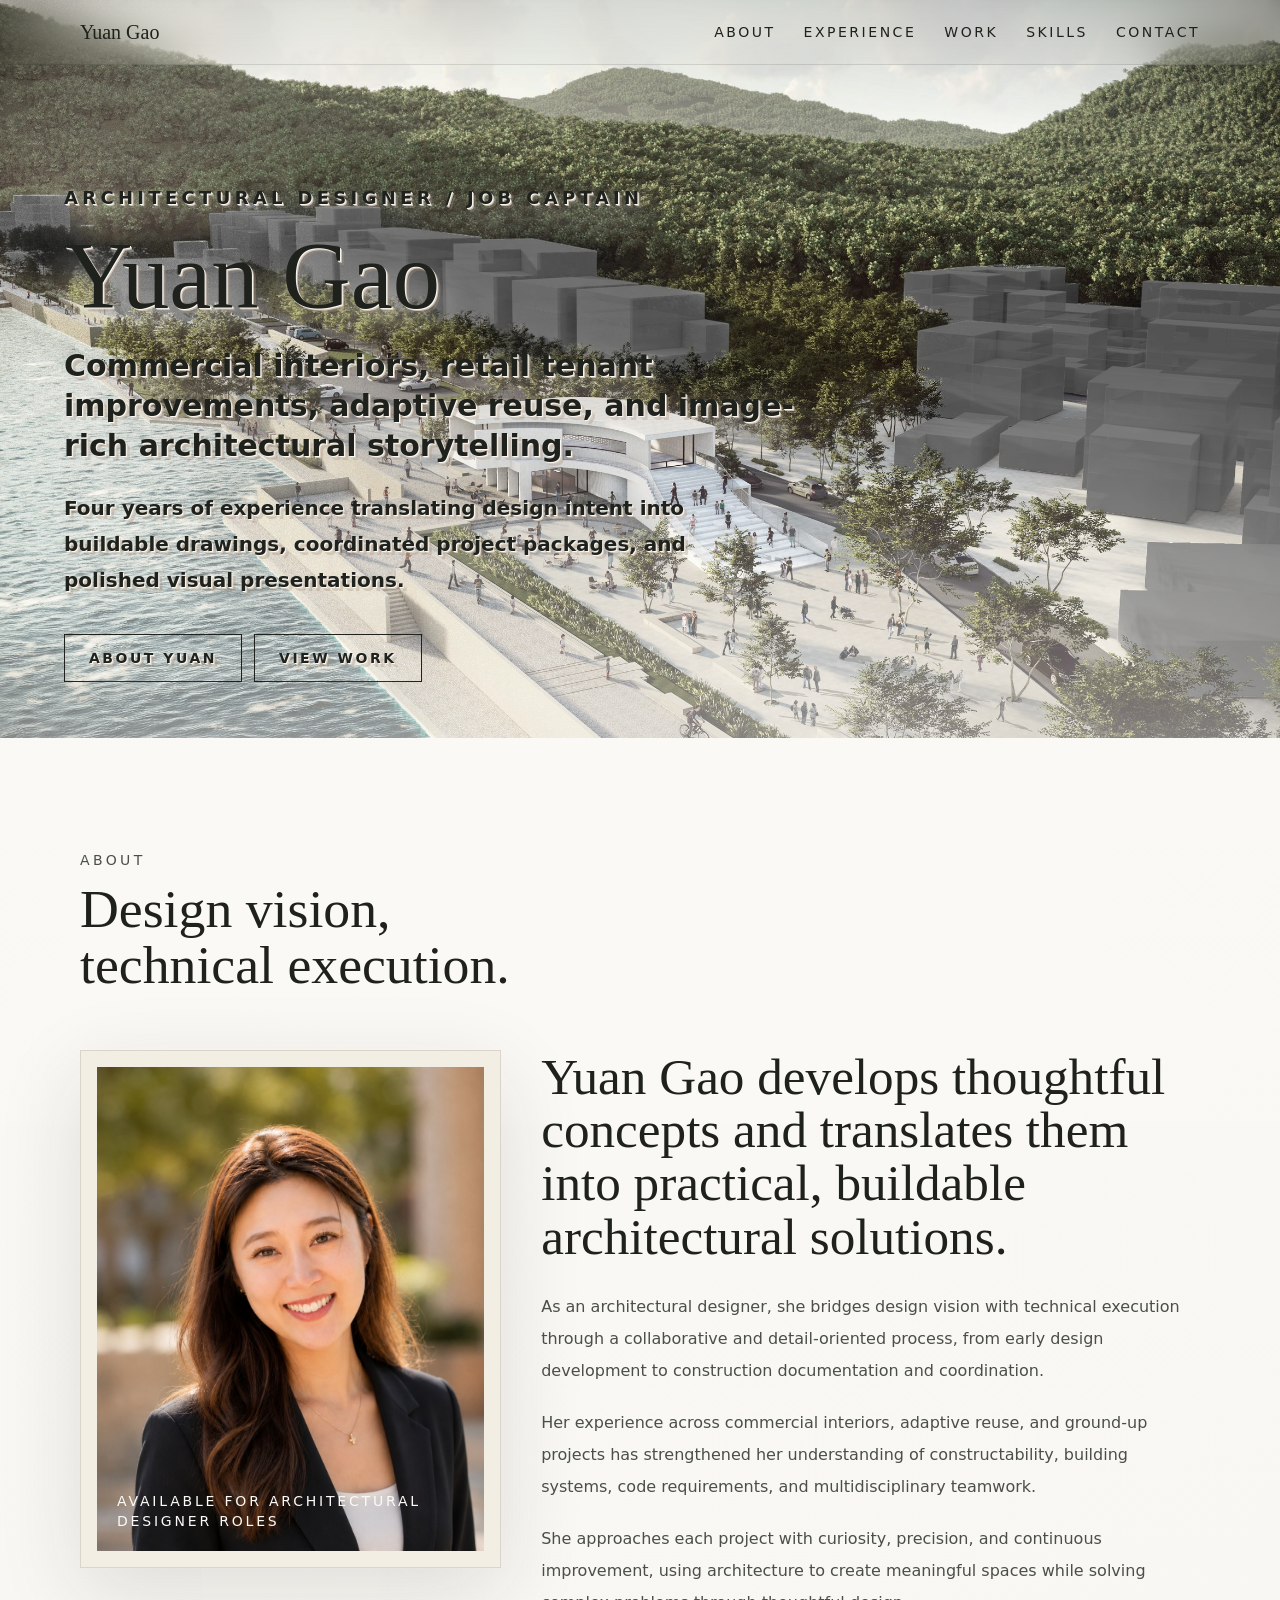
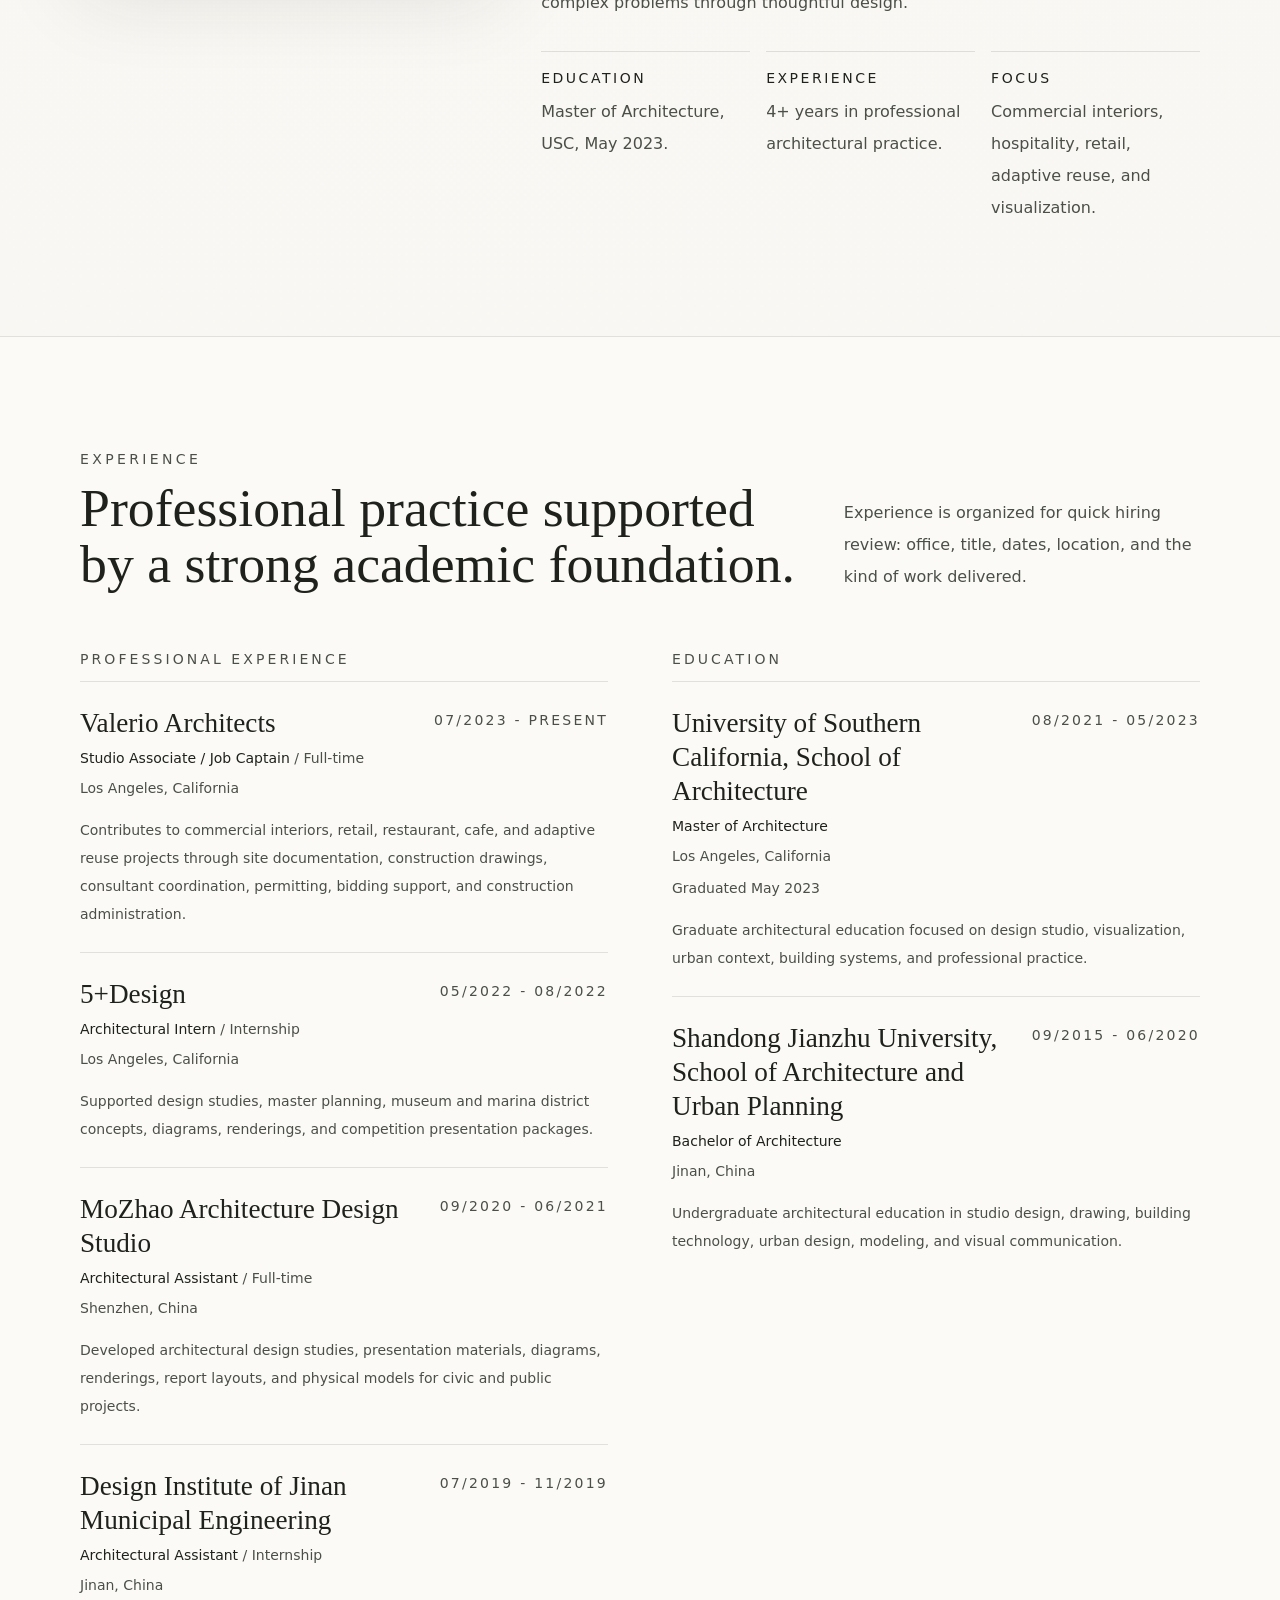
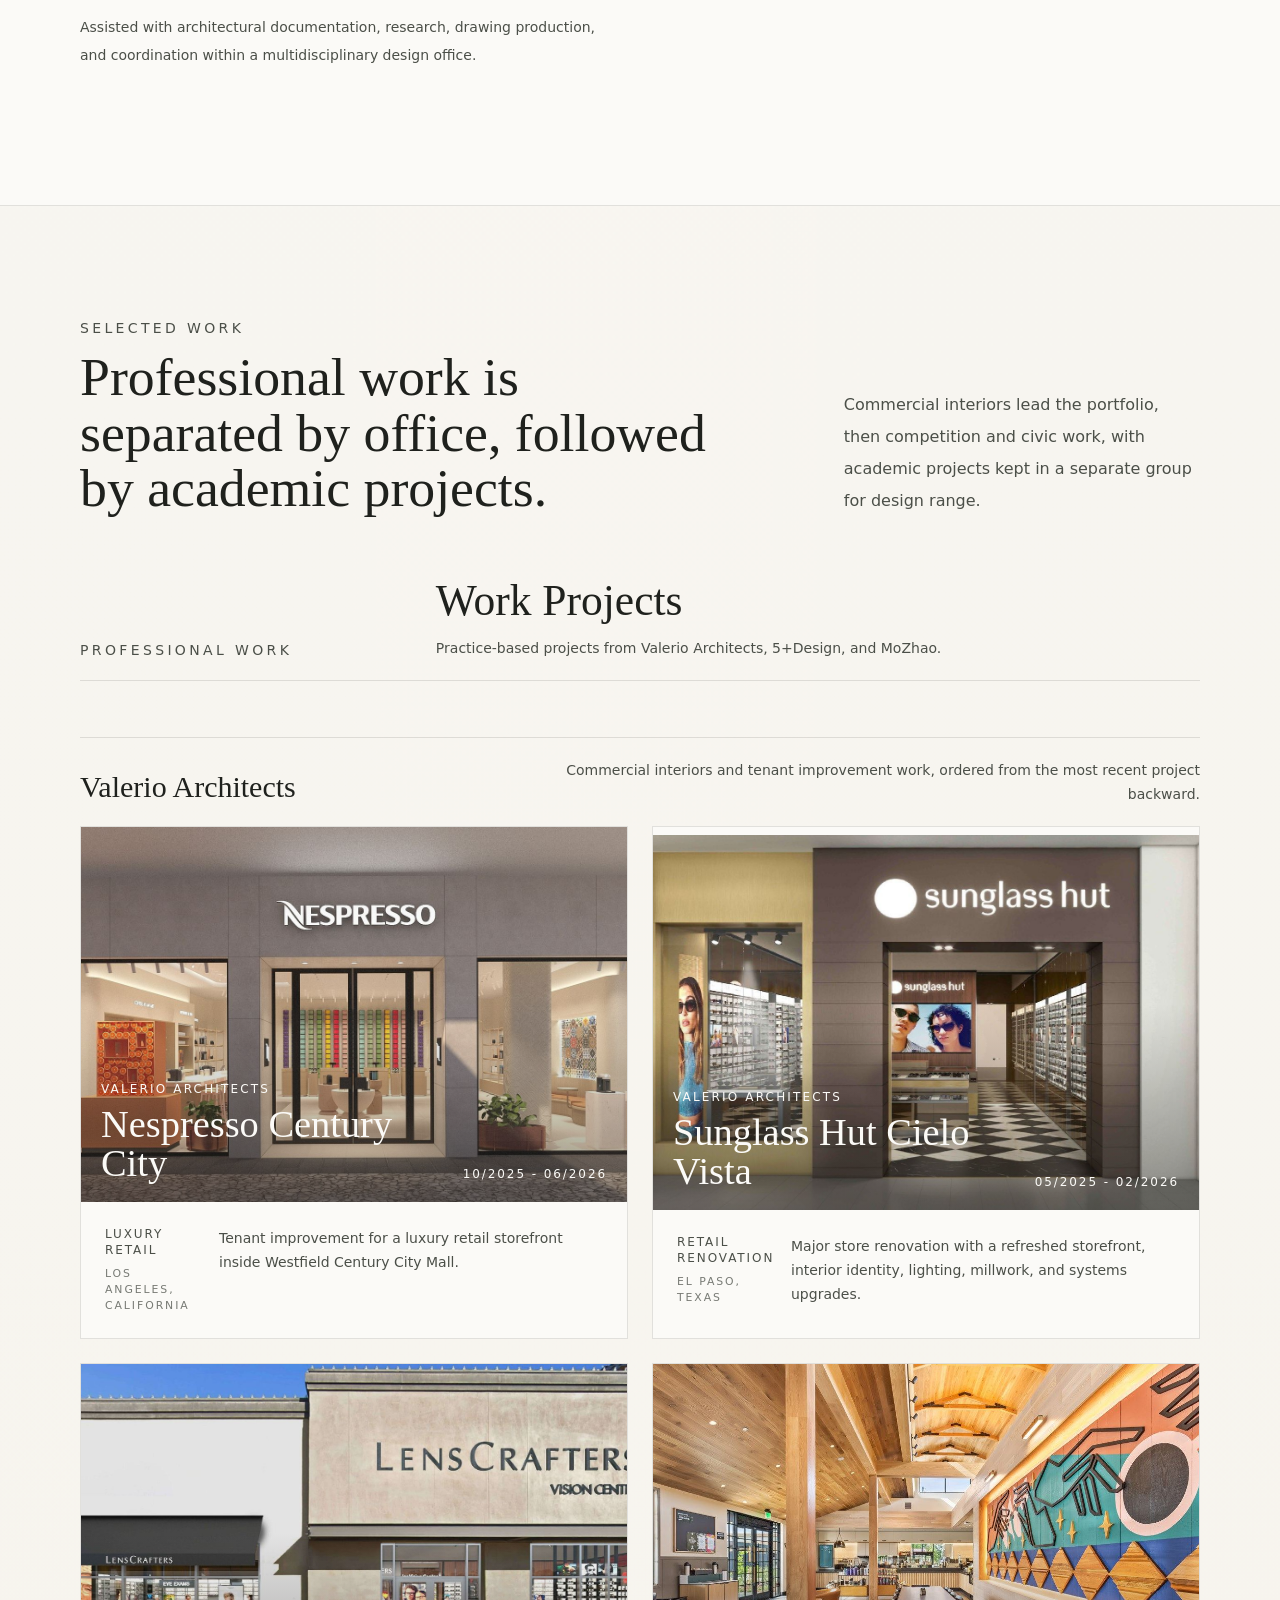
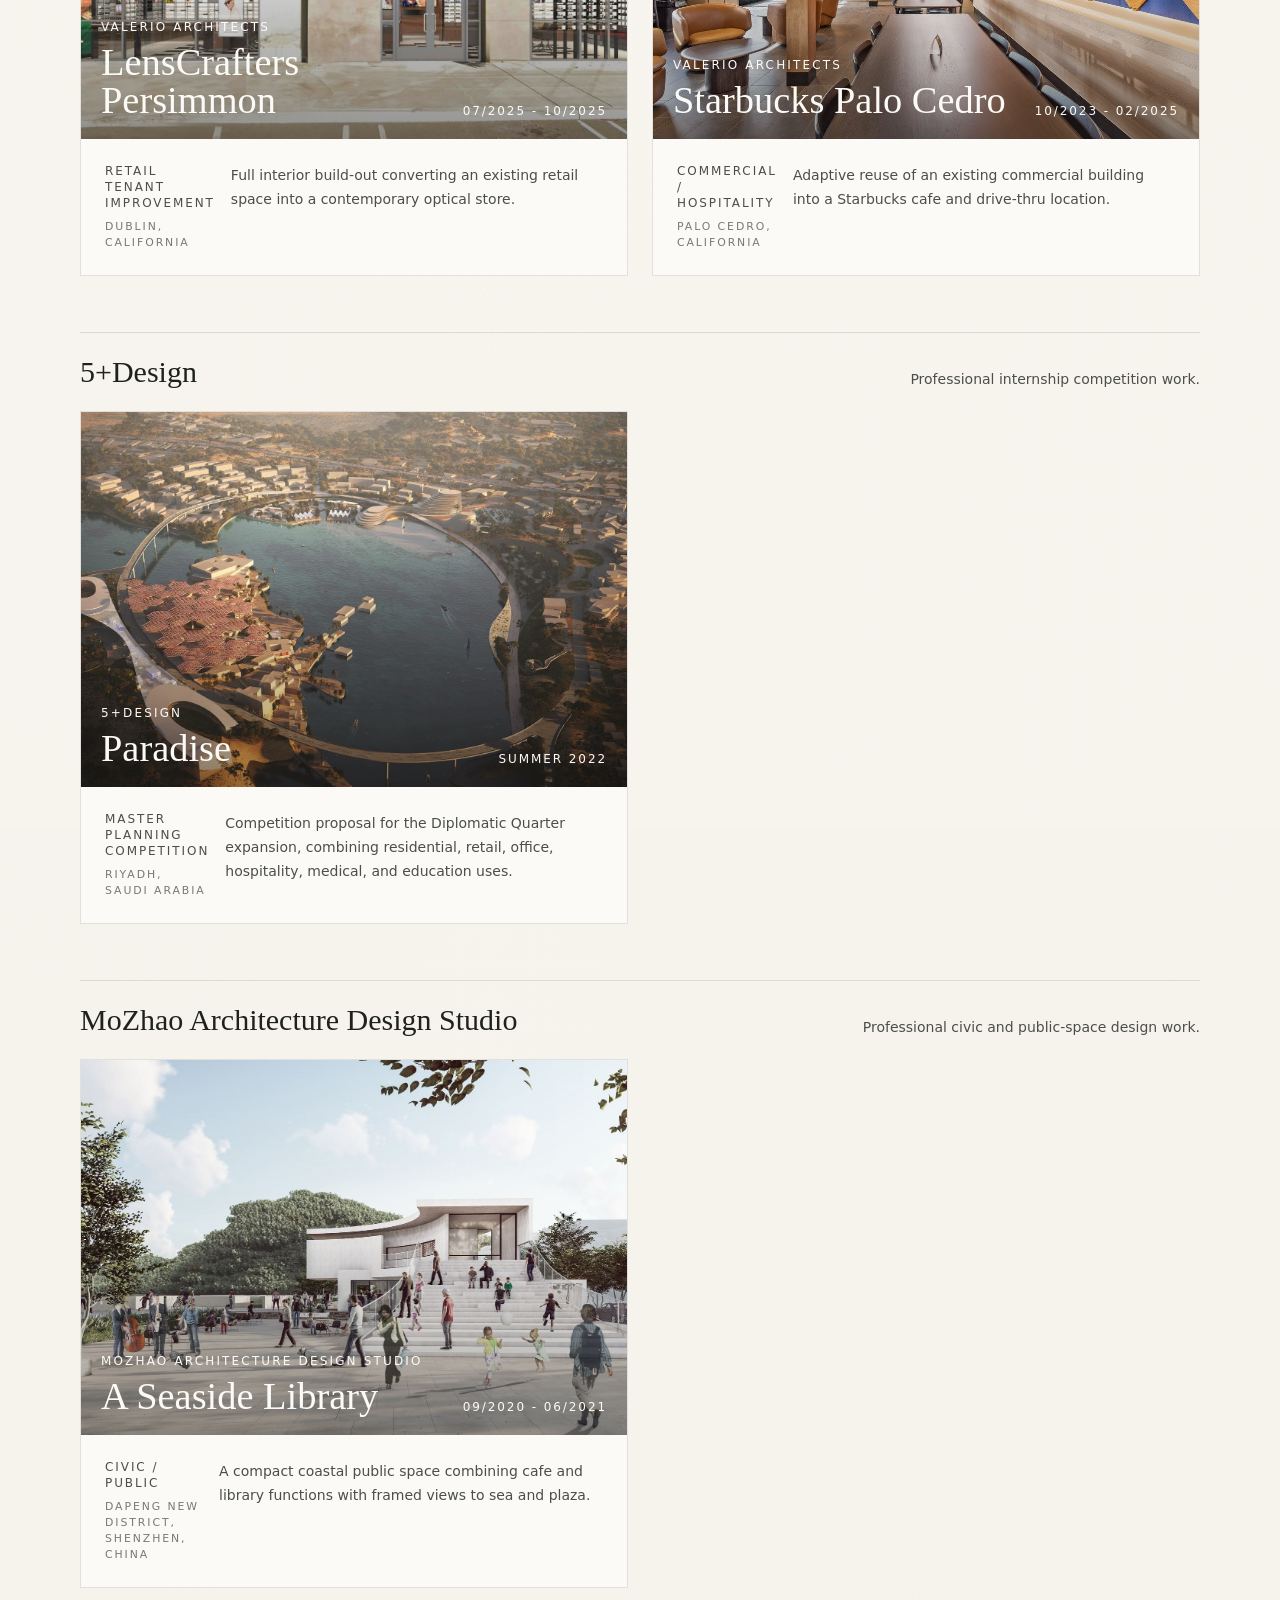
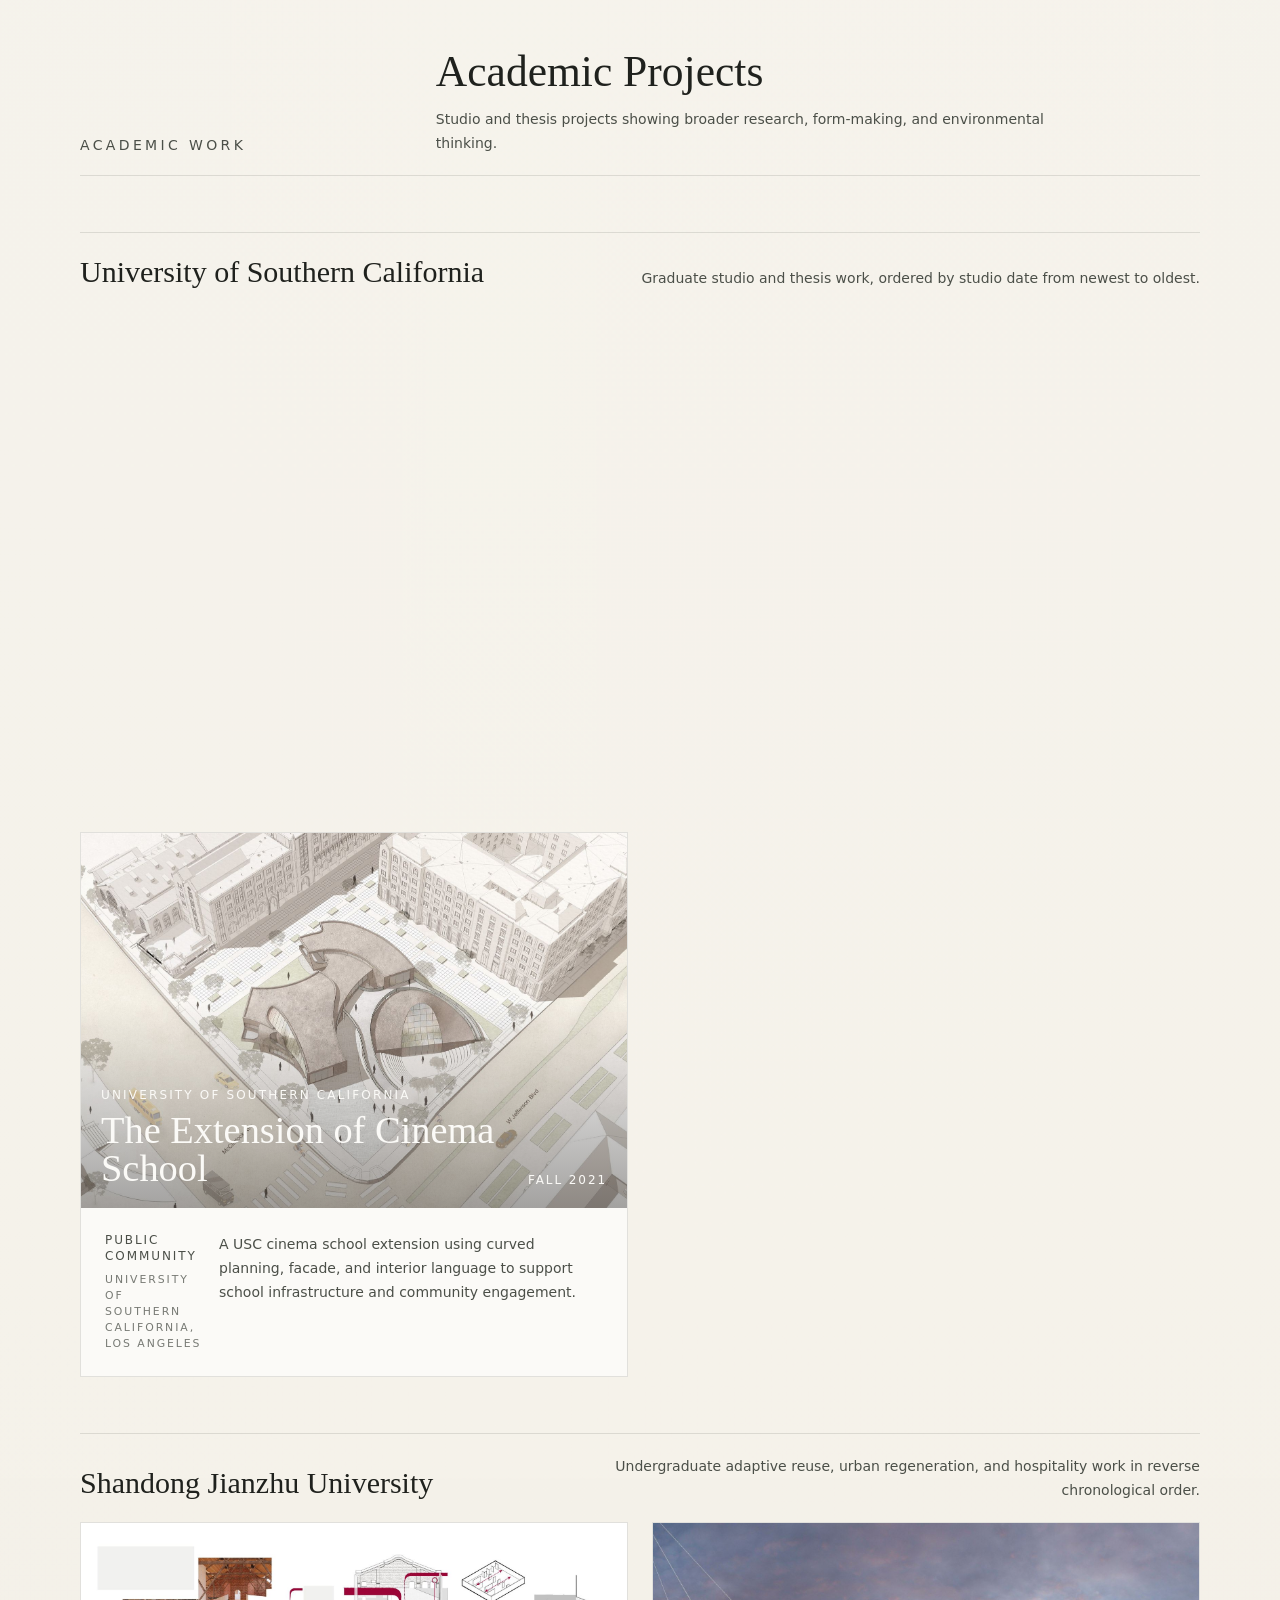
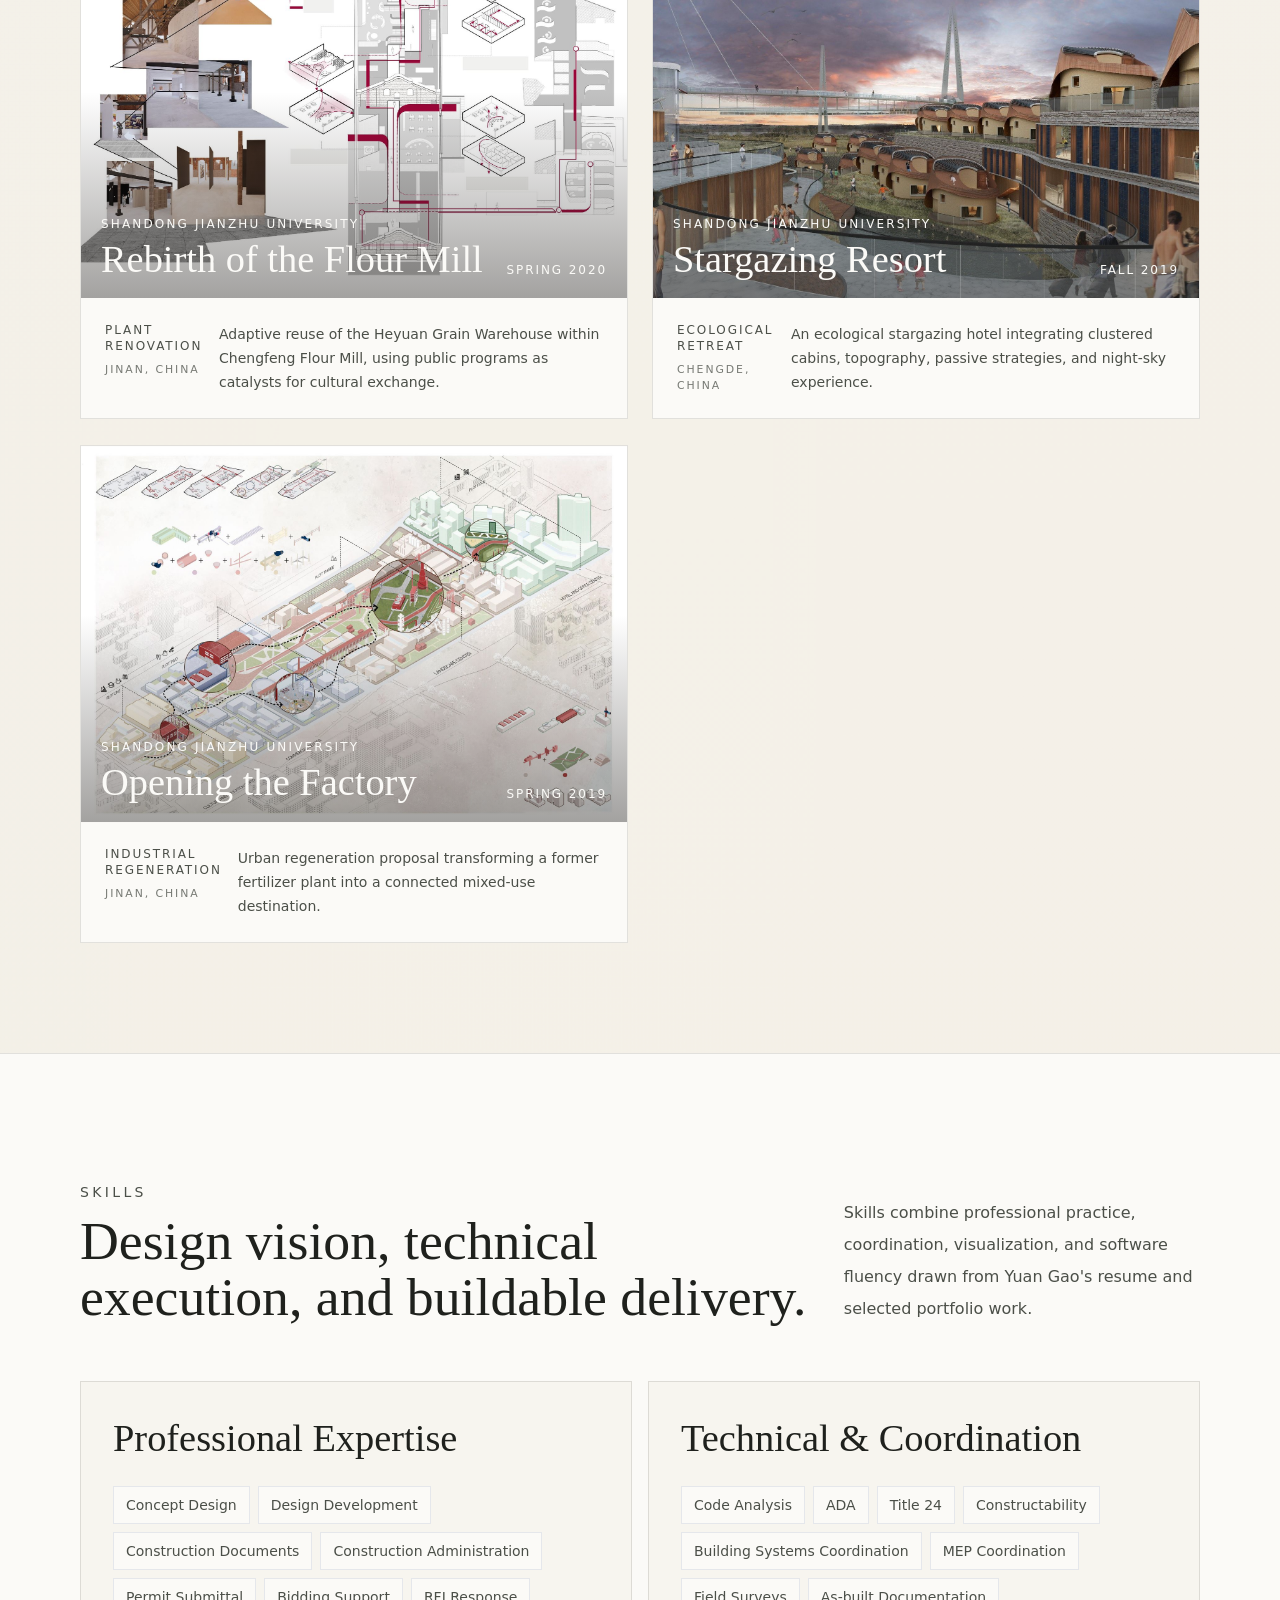
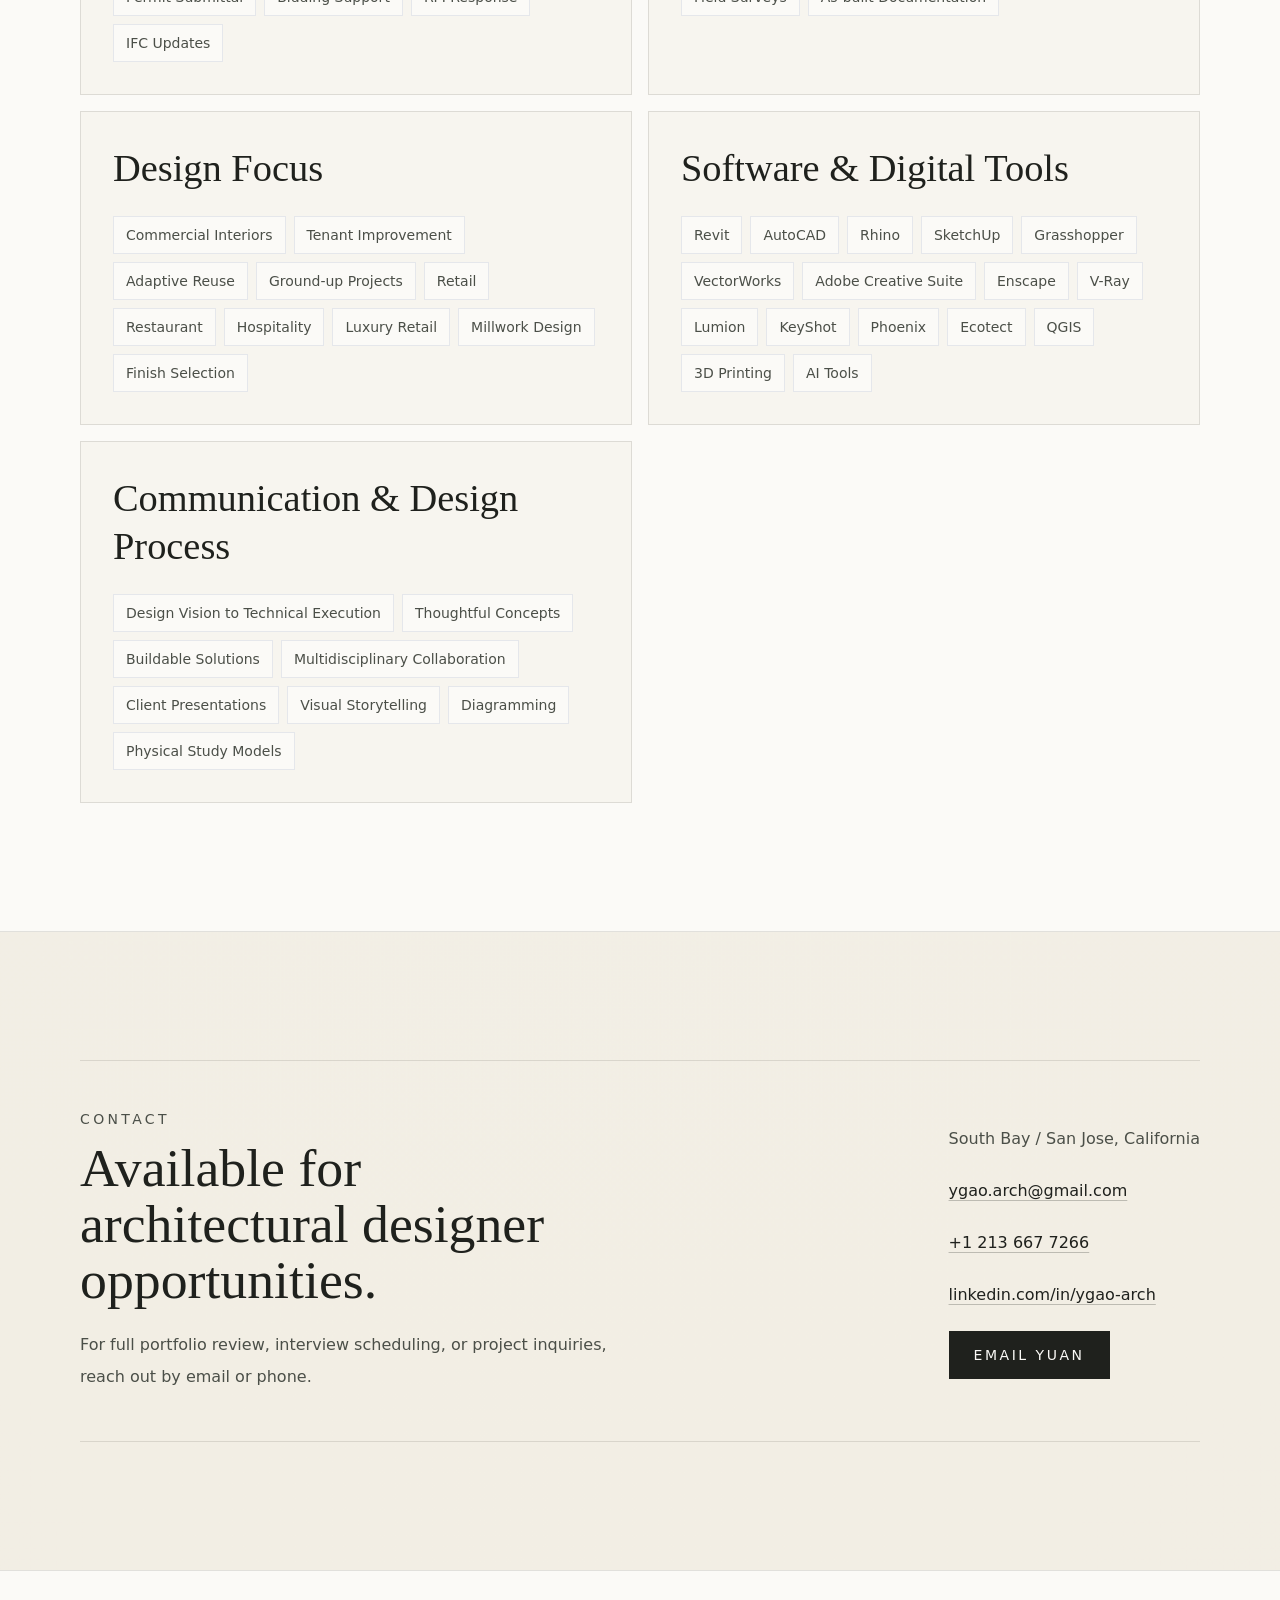
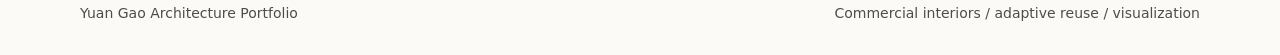
<file: index.html>
<!DOCTYPE html><html lang="en"><head><meta charSet="utf-8"/><meta name="viewport" content="width=device-width, initial-scale=1"/><link rel="preload" as="image" href="/portfolio/custom/hero-library-aerial.jpg"/><link rel="preload" href="/portfolio/custom/portrait-yuan-gao.jpg" as="image"/><link rel="stylesheet" href="/_next/static/chunks/02dtx1wwhfrxm.css" data-precedence="next"/><link rel="preload" as="script" fetchPriority="low" href="/_next/static/chunks/11qk_vpw_zwkf.js"/><script src="/_next/static/chunks/0d-5~.f~0wtco.js" async=""></script><script src="/_next/static/chunks/10u3y4bw1ayzs.js" async=""></script><script src="/_next/static/chunks/turbopack-0e47rfx~.~3-8.js" async=""></script><script src="/_next/static/chunks/0fsi8lw5utejl.js" async=""></script><script src="/_next/static/chunks/0d3tkj33oycf2.js" async=""></script><script src="/_next/static/chunks/02i93-9nayw3z.js" async=""></script><title>Yuan Gao | Architecture Portfolio</title><meta name="description" content="Professional architecture portfolio for Yuan Gao, an architectural designer and job captain focused on commercial interiors, retail, adaptive reuse, and visualization."/><script src="/_next/static/chunks/03~yq9q893hmn.js" noModule=""></script></head><body class="font-sans antialiased"><div hidden=""><!--$--><!--/$--></div><header class="fixed inset-x-0 top-0 z-50 border-b hairline bg-porcelain/94 backdrop-blur-xl"><nav class="section-shell flex h-16 items-center justify-between" aria-label="Main navigation"><a href="#home" class="font-serif text-xl tracking-normal text-ink">Yuan Gao</a><div class="hidden items-center gap-7 md:flex"><a href="#about" class="text-sm uppercase tracking-[0.18em] text-ink/72 transition hover:text-ink">About</a><a href="#experience" class="text-sm uppercase tracking-[0.18em] text-ink/72 transition hover:text-ink">Experience</a><a href="#work" class="text-sm uppercase tracking-[0.18em] text-ink/72 transition hover:text-ink">Work</a><a href="#skills" class="text-sm uppercase tracking-[0.18em] text-ink/72 transition hover:text-ink">Skills</a><a href="#contact" class="text-sm uppercase tracking-[0.18em] text-ink/72 transition hover:text-ink">Contact</a></div><button type="button" class="flex h-10 w-10 items-center justify-center border border-ink/15 text-ink md:hidden" aria-label="Toggle navigation" aria-expanded="false"><span class="grid gap-1.5"><span class="block h-px w-5 bg-current"></span><span class="block h-px w-5 bg-current"></span></span></button></nav></header><main><section id="home" class="relative min-h-[82vh] overflow-hidden pt-16"><div class="absolute inset-0"><img alt="Seaside library aerial rendering from Yuan Gao&#x27;s architecture portfolio" decoding="async" data-nimg="fill" class="object-cover" style="position:absolute;height:100%;width:100%;left:0;top:0;right:0;bottom:0;color:transparent" src="/portfolio/custom/hero-library-aerial.jpg"/><div class="absolute inset-0 bg-porcelain/16"></div><div class="absolute inset-0 bg-gradient-to-r from-porcelain/88 via-porcelain/42 to-transparent"></div><div class="absolute inset-0 bg-gradient-to-t from-porcelain/50 via-transparent to-porcelain/14"></div></div><div class="relative flex min-h-[calc(82vh-4rem)] items-end px-5 pb-10 pt-20 sm:px-8 md:px-12 md:pb-14 lg:px-16"><div class="hero-copy max-w-4xl text-ink" style="opacity:0;transform:translateY(24px)"><p class="mb-5 text-base font-bold uppercase tracking-[0.24em] text-ink md:text-lg">Architectural Designer / Job Captain</p><h1 class="font-serif text-[clamp(3.8rem,7.4vw,7.2rem)] leading-[0.95] tracking-normal md:whitespace-nowrap">Yuan Gao</h1><p class="mt-6 max-w-3xl text-2xl font-semibold leading-9 text-ink md:text-3xl md:leading-10">Commercial interiors, retail tenant improvements, adaptive reuse, and image-rich architectural storytelling.</p><p class="mt-6 max-w-2xl text-lg font-semibold leading-8 text-ink/94 md:text-xl md:leading-9">Four years of experience translating design intent into buildable drawings, coordinated project packages, and polished visual presentations.</p><div class="mt-9 flex flex-col gap-3 sm:flex-row"><a href="#about" class="inline-flex min-h-12 items-center justify-center border border-ink bg-porcelain/88 px-6 text-sm font-semibold uppercase tracking-[0.18em] text-ink shadow-soft transition hover:bg-ink hover:text-porcelain">About Yuan</a><a href="#work" class="inline-flex min-h-12 items-center justify-center border border-ink bg-porcelain/88 px-6 text-sm font-semibold uppercase tracking-[0.18em] text-ink shadow-soft transition hover:bg-ink hover:text-porcelain">View Work</a></div></div></div></section><section id="about" class="section-shell py-20 md:py-28"><div class="mb-10 grid gap-6 md:mb-14 md:grid-cols-[minmax(0,1.35fr)_minmax(280px,0.65fr)] md:items-end"><div class="min-w-0"><p class="text-sm uppercase tracking-[0.24em] text-graphite">About</p><h2 class="mt-3 max-w-5xl font-serif text-[clamp(2.6rem,4.2vw,4.4rem)] leading-[1.04] text-ink [text-wrap:balance]">Design vision, technical execution.</h2></div></div><div class="grid gap-10 lg:grid-cols-[0.78fr_1.22fr] lg:items-start"><div class="border hairline bg-paper p-4 shadow-soft"><div class="relative aspect-[4/5] overflow-hidden bg-stone"><img src="/portfolio/custom/portrait-yuan-gao.jpg" alt="Portrait of Yuan Gao" class="h-full w-full object-cover"/><div class="absolute inset-x-0 bottom-0 bg-gradient-to-t from-ink/72 to-transparent p-5 text-porcelain"><p class="text-sm uppercase tracking-[0.2em]">Available for architectural designer roles</p></div></div></div><div class="max-w-3xl"><p class="font-serif text-[clamp(2.1rem,4vw,3.7rem)] leading-[1.04] text-ink">Yuan Gao develops thoughtful concepts and translates them into practical, buildable architectural solutions.</p><p class="mt-7 text-base leading-8 text-graphite">As an architectural designer, she bridges design vision with technical execution through a collaborative and detail-oriented process, from early design development to construction documentation and coordination.</p><p class="mt-5 text-base leading-8 text-graphite">Her experience across commercial interiors, adaptive reuse, and ground-up projects has strengthened her understanding of constructability, building systems, code requirements, and multidisciplinary teamwork.</p><p class="mt-5 text-base leading-8 text-graphite">She approaches each project with curiosity, precision, and continuous improvement, using architecture to create meaningful spaces while solving complex problems through thoughtful design.</p><div class="mt-8 grid gap-4 text-base leading-8 text-graphite md:grid-cols-3"><div class="border-t hairline pt-4"><p class="text-sm uppercase tracking-[0.18em] text-ink">Education</p><p class="mt-2">Master of Architecture, USC, May 2023.</p></div><div class="border-t hairline pt-4"><p class="text-sm uppercase tracking-[0.18em] text-ink">Experience</p><p class="mt-2">4+ years in professional architectural practice.</p></div><div class="border-t hairline pt-4"><p class="text-sm uppercase tracking-[0.18em] text-ink">Focus</p><p class="mt-2">Commercial interiors, hospitality, retail, adaptive reuse, and visualization.</p></div></div></div></div></section><section id="experience" class="border-y hairline bg-porcelain py-20 md:py-28"><div class="section-shell"><div class="mb-10 grid gap-6 md:mb-14 md:grid-cols-[minmax(0,1.35fr)_minmax(280px,0.65fr)] md:items-end"><div class="min-w-0"><p class="text-sm uppercase tracking-[0.24em] text-graphite">Experience</p><h2 class="mt-3 max-w-5xl font-serif text-[clamp(2.6rem,4.2vw,4.4rem)] leading-[1.04] text-ink [text-wrap:balance]">Professional practice supported by a strong academic foundation.</h2></div><p class="max-w-xl text-base leading-8 text-graphite md:justify-self-end">Experience is organized for quick hiring review: office, title, dates, location, and the kind of work delivered.</p></div><div class="grid gap-12 lg:grid-cols-2 lg:gap-16"><div><h3 class="mb-3 text-sm uppercase tracking-[0.22em] text-graphite">Professional Experience</h3><article class="border-t hairline py-6 first:pt-5"><div class="grid gap-3 sm:grid-cols-[minmax(0,1fr)_max-content] sm:items-start"><h3 class="font-serif text-2xl leading-tight text-ink md:text-[1.7rem]">Valerio Architects</h3><p class="text-sm uppercase tracking-[0.16em] text-graphite sm:justify-self-end sm:pt-1">07/2023 - Present</p></div><p class="mt-2 text-sm text-ink">Studio Associate / Job Captain<!-- --> <span class="text-graphite">/ <!-- -->Full-time</span></p><p class="mt-2 text-sm leading-6 text-graphite">Los Angeles, California</p><p class="mt-4 text-sm leading-7 text-graphite">Contributes to commercial interiors, retail, restaurant, cafe, and adaptive reuse projects through site documentation, construction drawings, consultant coordination, permitting, bidding support, and construction administration.</p></article><article class="border-t hairline py-6 first:pt-5"><div class="grid gap-3 sm:grid-cols-[minmax(0,1fr)_max-content] sm:items-start"><h3 class="font-serif text-2xl leading-tight text-ink md:text-[1.7rem]">5+Design</h3><p class="text-sm uppercase tracking-[0.16em] text-graphite sm:justify-self-end sm:pt-1">05/2022 - 08/2022</p></div><p class="mt-2 text-sm text-ink">Architectural Intern<!-- --> <span class="text-graphite">/ <!-- -->Internship</span></p><p class="mt-2 text-sm leading-6 text-graphite">Los Angeles, California</p><p class="mt-4 text-sm leading-7 text-graphite">Supported design studies, master planning, museum and marina district concepts, diagrams, renderings, and competition presentation packages.</p></article><article class="border-t hairline py-6 first:pt-5"><div class="grid gap-3 sm:grid-cols-[minmax(0,1fr)_max-content] sm:items-start"><h3 class="font-serif text-2xl leading-tight text-ink md:text-[1.7rem]">MoZhao Architecture Design Studio</h3><p class="text-sm uppercase tracking-[0.16em] text-graphite sm:justify-self-end sm:pt-1">09/2020 - 06/2021</p></div><p class="mt-2 text-sm text-ink">Architectural Assistant<!-- --> <span class="text-graphite">/ <!-- -->Full-time</span></p><p class="mt-2 text-sm leading-6 text-graphite">Shenzhen, China</p><p class="mt-4 text-sm leading-7 text-graphite">Developed architectural design studies, presentation materials, diagrams, renderings, report layouts, and physical models for civic and public projects.</p></article><article class="border-t hairline py-6 first:pt-5"><div class="grid gap-3 sm:grid-cols-[minmax(0,1fr)_max-content] sm:items-start"><h3 class="font-serif text-2xl leading-tight text-ink md:text-[1.7rem]">Design Institute of Jinan Municipal Engineering</h3><p class="text-sm uppercase tracking-[0.16em] text-graphite sm:justify-self-end sm:pt-1">07/2019 - 11/2019</p></div><p class="mt-2 text-sm text-ink">Architectural Assistant<!-- --> <span class="text-graphite">/ <!-- -->Internship</span></p><p class="mt-2 text-sm leading-6 text-graphite">Jinan, China</p><p class="mt-4 text-sm leading-7 text-graphite">Assisted with architectural documentation, research, drawing production, and coordination within a multidisciplinary design office.</p></article></div><div><h3 class="mb-3 text-sm uppercase tracking-[0.22em] text-graphite">Education</h3><article class="border-t hairline py-6 first:pt-5"><div class="grid gap-3 sm:grid-cols-[minmax(0,1fr)_auto] sm:items-start"><h3 class="font-serif text-2xl leading-tight text-ink md:text-[1.7rem]">University of Southern California, School of Architecture</h3><p class="text-sm uppercase tracking-[0.16em] text-graphite sm:justify-self-end sm:pt-1">08/2021 - 05/2023</p></div><p class="mt-2 text-sm text-ink">Master of Architecture</p><p class="mt-2 text-sm leading-6 text-graphite">Los Angeles, California</p><p class="mt-2 text-sm leading-6 text-graphite">Graduated May 2023</p><p class="mt-4 text-sm leading-7 text-graphite">Graduate architectural education focused on design studio, visualization, urban context, building systems, and professional practice.</p></article><article class="border-t hairline py-6 first:pt-5"><div class="grid gap-3 sm:grid-cols-[minmax(0,1fr)_auto] sm:items-start"><h3 class="font-serif text-2xl leading-tight text-ink md:text-[1.7rem]">Shandong Jianzhu University, School of Architecture and Urban Planning</h3><p class="text-sm uppercase tracking-[0.16em] text-graphite sm:justify-self-end sm:pt-1">09/2015 - 06/2020</p></div><p class="mt-2 text-sm text-ink">Bachelor of Architecture</p><p class="mt-2 text-sm leading-6 text-graphite">Jinan, China</p><p class="mt-4 text-sm leading-7 text-graphite">Undergraduate architectural education in studio design, drawing, building technology, urban design, modeling, and visual communication.</p></article></div></div></div></section><section id="work" class="section-shell py-20 md:py-28"><div class="mb-10 grid gap-6 md:mb-14 md:grid-cols-[minmax(0,1.35fr)_minmax(280px,0.65fr)] md:items-end"><div class="min-w-0"><p class="text-sm uppercase tracking-[0.24em] text-graphite">Selected Work</p><h2 class="mt-3 max-w-5xl font-serif text-[clamp(2.6rem,4.2vw,4.4rem)] leading-[1.04] text-ink [text-wrap:balance]">Professional work is separated by office, followed by academic projects.</h2></div><p class="max-w-xl text-base leading-8 text-graphite md:justify-self-end">Commercial interiors lead the portfolio, then competition and civic work, with academic projects kept in a separate group for design range.</p></div><div class="space-y-14"><div class="grid gap-3 border-b hairline pb-5 md:grid-cols-[0.45fr_1fr] md:items-end"><p class="text-sm uppercase tracking-[0.24em] text-graphite">Professional Work</p><div><h3 class="font-serif text-[clamp(2rem,3.4vw,3.2rem)] leading-tight text-ink">Work Projects</h3><p class="mt-2 max-w-2xl text-sm leading-6 text-graphite">Practice-based projects from Valerio Architects, 5+Design, and MoZhao.</p></div></div><div class="space-y-5"><div class="grid gap-2 border-t hairline pt-5 md:grid-cols-[1fr_1.4fr] md:items-end"><h3 class="font-serif text-3xl leading-tight text-ink">Valerio Architects</h3><p class="text-sm leading-6 text-graphite md:justify-self-end md:text-right">Commercial interiors and tenant improvement work, ordered from the most recent project backward.</p></div><div class="grid gap-6 md:grid-cols-2"><button type="button" class="group overflow-hidden border hairline bg-porcelain text-left transition duration-300 hover:-translate-y-1 hover:shadow-soft focus:outline-none focus:ring-2 focus:ring-ink/40" aria-label="Open details for Nespresso Century City" style="opacity:0;transform:translateY(28px)"><div class="image-tint relative aspect-[16/11] overflow-hidden bg-stone"><img alt="Nespresso Century City featured architectural image" loading="lazy" decoding="async" data-nimg="fill" class="object-cover transition duration-700 group-hover:scale-[1.04]" style="position:absolute;height:100%;width:100%;left:0;top:0;right:0;bottom:0;color:transparent" src="/portfolio/extracted/p05-01-2500x1129.jpg"/><div class="absolute inset-x-0 bottom-0 z-10 flex items-end justify-between gap-4 p-5 text-porcelain"><div><p class="text-xs uppercase tracking-[0.18em] text-porcelain/78">Valerio Architects</p><h3 class="mt-2 font-serif text-[clamp(2rem,3vw,2.8rem)] leading-[1]">Nespresso Century City</h3></div><p class="shrink-0 text-xs uppercase tracking-[0.16em] text-porcelain/78">10/2025 - 06/2026</p></div></div><div class="grid gap-4 p-5 md:grid-cols-[1fr_auto] md:p-6"><div class="text-xs uppercase tracking-[0.16em] text-graphite"><span>Luxury Retail</span><span class="mt-2 block text-[0.68rem] text-graphite/75">Los Angeles, California</span></div><p class="text-sm leading-6 text-graphite md:max-w-sm">Tenant improvement for a luxury retail storefront inside Westfield Century City Mall.</p></div></button><button type="button" class="group overflow-hidden border hairline bg-porcelain text-left transition duration-300 hover:-translate-y-1 hover:shadow-soft focus:outline-none focus:ring-2 focus:ring-ink/40" aria-label="Open details for Sunglass Hut Cielo Vista" style="opacity:0;transform:translateY(28px)"><div class="image-tint relative aspect-[16/11] overflow-hidden bg-stone"><img alt="Sunglass Hut Cielo Vista featured architectural image" loading="lazy" decoding="async" data-nimg="fill" class="object-cover transition duration-700 group-hover:scale-[1.04]" style="position:absolute;height:100%;width:100%;left:0;top:0;right:0;bottom:0;color:transparent" src="/portfolio/extracted/p09-03-875x1490.jpg"/><div class="absolute inset-x-0 bottom-0 z-10 flex items-end justify-between gap-4 p-5 text-porcelain"><div><p class="text-xs uppercase tracking-[0.18em] text-porcelain/78">Valerio Architects</p><h3 class="mt-2 font-serif text-[clamp(2rem,3vw,2.8rem)] leading-[1]">Sunglass Hut Cielo Vista</h3></div><p class="shrink-0 text-xs uppercase tracking-[0.16em] text-porcelain/78">05/2025 - 02/2026</p></div></div><div class="grid gap-4 p-5 md:grid-cols-[1fr_auto] md:p-6"><div class="text-xs uppercase tracking-[0.16em] text-graphite"><span>Retail Renovation</span><span class="mt-2 block text-[0.68rem] text-graphite/75">El Paso, Texas</span></div><p class="text-sm leading-6 text-graphite md:max-w-sm">Major store renovation with a refreshed storefront, interior identity, lighting, millwork, and systems upgrades.</p></div></button><button type="button" class="group overflow-hidden border hairline bg-porcelain text-left transition duration-300 hover:-translate-y-1 hover:shadow-soft focus:outline-none focus:ring-2 focus:ring-ink/40" aria-label="Open details for LensCrafters Persimmon" style="opacity:0;transform:translateY(28px)"><div class="image-tint relative aspect-[16/11] overflow-hidden bg-stone"><img alt="LensCrafters Persimmon featured architectural image" loading="lazy" decoding="async" data-nimg="fill" class="object-cover transition duration-700 group-hover:scale-[1.04]" style="position:absolute;height:100%;width:100%;left:0;top:0;right:0;bottom:0;color:transparent" src="/portfolio/extracted/p08-05-1335x2653.jpg"/><div class="absolute inset-x-0 bottom-0 z-10 flex items-end justify-between gap-4 p-5 text-porcelain"><div><p class="text-xs uppercase tracking-[0.18em] text-porcelain/78">Valerio Architects</p><h3 class="mt-2 font-serif text-[clamp(2rem,3vw,2.8rem)] leading-[1]">LensCrafters Persimmon</h3></div><p class="shrink-0 text-xs uppercase tracking-[0.16em] text-porcelain/78">07/2025 - 10/2025</p></div></div><div class="grid gap-4 p-5 md:grid-cols-[1fr_auto] md:p-6"><div class="text-xs uppercase tracking-[0.16em] text-graphite"><span>Retail Tenant Improvement</span><span class="mt-2 block text-[0.68rem] text-graphite/75">Dublin, California</span></div><p class="text-sm leading-6 text-graphite md:max-w-sm">Full interior build-out converting an existing retail space into a contemporary optical store.</p></div></button><button type="button" class="group overflow-hidden border hairline bg-porcelain text-left transition duration-300 hover:-translate-y-1 hover:shadow-soft focus:outline-none focus:ring-2 focus:ring-ink/40" aria-label="Open details for Starbucks Palo Cedro" style="opacity:0;transform:translateY(28px)"><div class="image-tint relative aspect-[16/11] overflow-hidden bg-stone"><img alt="Starbucks Palo Cedro featured architectural image" loading="lazy" decoding="async" data-nimg="fill" class="object-cover transition duration-700 group-hover:scale-[1.04]" style="position:absolute;height:100%;width:100%;left:0;top:0;right:0;bottom:0;color:transparent" src="/portfolio/extracted/p12-11-1153x737.jpg"/><div class="absolute inset-x-0 bottom-0 z-10 flex items-end justify-between gap-4 p-5 text-porcelain"><div><p class="text-xs uppercase tracking-[0.18em] text-porcelain/78">Valerio Architects</p><h3 class="mt-2 font-serif text-[clamp(2rem,3vw,2.8rem)] leading-[1]">Starbucks Palo Cedro</h3></div><p class="shrink-0 text-xs uppercase tracking-[0.16em] text-porcelain/78">10/2023 - 02/2025</p></div></div><div class="grid gap-4 p-5 md:grid-cols-[1fr_auto] md:p-6"><div class="text-xs uppercase tracking-[0.16em] text-graphite"><span>Commercial / Hospitality</span><span class="mt-2 block text-[0.68rem] text-graphite/75">Palo Cedro, California</span></div><p class="text-sm leading-6 text-graphite md:max-w-sm">Adaptive reuse of an existing commercial building into a Starbucks cafe and drive-thru location.</p></div></button></div></div><div class="space-y-5"><div class="grid gap-2 border-t hairline pt-5 md:grid-cols-[1fr_1.4fr] md:items-end"><h3 class="font-serif text-3xl leading-tight text-ink">5+Design</h3><p class="text-sm leading-6 text-graphite md:justify-self-end md:text-right">Professional internship competition work.</p></div><div class="grid gap-6 md:grid-cols-2"><button type="button" class="group overflow-hidden border hairline bg-porcelain text-left transition duration-300 hover:-translate-y-1 hover:shadow-soft focus:outline-none focus:ring-2 focus:ring-ink/40" aria-label="Open details for Paradise" style="opacity:0;transform:translateY(28px)"><div class="image-tint relative aspect-[16/11] overflow-hidden bg-stone"><img alt="Paradise featured architectural image" loading="lazy" decoding="async" data-nimg="fill" class="object-cover transition duration-700 group-hover:scale-[1.04]" style="position:absolute;height:100%;width:100%;left:0;top:0;right:0;bottom:0;color:transparent" src="/portfolio/extracted/p17-01-2078x1175.jpg"/><div class="absolute inset-x-0 bottom-0 z-10 flex items-end justify-between gap-4 p-5 text-porcelain"><div><p class="text-xs uppercase tracking-[0.18em] text-porcelain/78">5+Design</p><h3 class="mt-2 font-serif text-[clamp(2rem,3vw,2.8rem)] leading-[1]">Paradise</h3></div><p class="shrink-0 text-xs uppercase tracking-[0.16em] text-porcelain/78">Summer 2022</p></div></div><div class="grid gap-4 p-5 md:grid-cols-[1fr_auto] md:p-6"><div class="text-xs uppercase tracking-[0.16em] text-graphite"><span>Master Planning Competition</span><span class="mt-2 block text-[0.68rem] text-graphite/75">Riyadh, Saudi Arabia</span></div><p class="text-sm leading-6 text-graphite md:max-w-sm">Competition proposal for the Diplomatic Quarter expansion, combining residential, retail, office, hospitality, medical, and education uses.</p></div></button></div></div><div class="space-y-5"><div class="grid gap-2 border-t hairline pt-5 md:grid-cols-[1fr_1.4fr] md:items-end"><h3 class="font-serif text-3xl leading-tight text-ink">MoZhao Architecture Design Studio</h3><p class="text-sm leading-6 text-graphite md:justify-self-end md:text-right">Professional civic and public-space design work.</p></div><div class="grid gap-6 md:grid-cols-2"><button type="button" class="group overflow-hidden border hairline bg-porcelain text-left transition duration-300 hover:-translate-y-1 hover:shadow-soft focus:outline-none focus:ring-2 focus:ring-ink/40" aria-label="Open details for A Seaside Library" style="opacity:0;transform:translateY(28px)"><div class="image-tint relative aspect-[16/11] overflow-hidden bg-stone"><img alt="A Seaside Library featured architectural image" loading="lazy" decoding="async" data-nimg="fill" class="object-cover transition duration-700 group-hover:scale-[1.04]" style="position:absolute;height:100%;width:100%;left:0;top:0;right:0;bottom:0;color:transparent" src="/portfolio/extracted/p15-01-3672x2006.jpg"/><div class="absolute inset-x-0 bottom-0 z-10 flex items-end justify-between gap-4 p-5 text-porcelain"><div><p class="text-xs uppercase tracking-[0.18em] text-porcelain/78">MoZhao Architecture Design Studio</p><h3 class="mt-2 font-serif text-[clamp(2rem,3vw,2.8rem)] leading-[1]">A Seaside Library</h3></div><p class="shrink-0 text-xs uppercase tracking-[0.16em] text-porcelain/78">09/2020 - 06/2021</p></div></div><div class="grid gap-4 p-5 md:grid-cols-[1fr_auto] md:p-6"><div class="text-xs uppercase tracking-[0.16em] text-graphite"><span>Civic / Public</span><span class="mt-2 block text-[0.68rem] text-graphite/75">Dapeng New District, Shenzhen, China</span></div><p class="text-sm leading-6 text-graphite md:max-w-sm">A compact coastal public space combining cafe and library functions with framed views to sea and plaza.</p></div></button></div></div><div class="grid gap-3 border-b hairline pb-5 md:grid-cols-[0.45fr_1fr] md:items-end"><p class="text-sm uppercase tracking-[0.24em] text-graphite">Academic Work</p><div><h3 class="font-serif text-[clamp(2rem,3.4vw,3.2rem)] leading-tight text-ink">Academic Projects</h3><p class="mt-2 max-w-2xl text-sm leading-6 text-graphite">Studio and thesis projects showing broader research, form-making, and environmental thinking.</p></div></div><div class="space-y-5"><div class="grid gap-2 border-t hairline pt-5 md:grid-cols-[1fr_1.4fr] md:items-end"><h3 class="font-serif text-3xl leading-tight text-ink">University of Southern California</h3><p class="text-sm leading-6 text-graphite md:justify-self-end md:text-right">Graduate studio and thesis work, ordered by studio date from newest to oldest.</p></div><div class="grid gap-6 md:grid-cols-2"><button type="button" class="group overflow-hidden border hairline bg-porcelain text-left transition duration-300 hover:-translate-y-1 hover:shadow-soft focus:outline-none focus:ring-2 focus:ring-ink/40" aria-label="Open details for Synthetic Pattern" style="opacity:0;transform:translateY(28px)"><div class="image-tint relative aspect-[16/11] overflow-hidden bg-stone"><img alt="Synthetic Pattern featured architectural image" loading="lazy" decoding="async" data-nimg="fill" class="object-cover transition duration-700 group-hover:scale-[1.04]" style="position:absolute;height:100%;width:100%;left:0;top:0;right:0;bottom:0;color:transparent" src="/portfolio/extracted/p19-01-1298x2583.jpg"/><div class="absolute inset-x-0 bottom-0 z-10 flex items-end justify-between gap-4 p-5 text-porcelain"><div><p class="text-xs uppercase tracking-[0.18em] text-porcelain/78">University of Southern California</p><h3 class="mt-2 font-serif text-[clamp(2rem,3vw,2.8rem)] leading-[1]">Synthetic Pattern</h3></div><p class="shrink-0 text-xs uppercase tracking-[0.16em] text-porcelain/78">Spring 2023</p></div></div><div class="grid gap-4 p-5 md:grid-cols-[1fr_auto] md:p-6"><div class="text-xs uppercase tracking-[0.16em] text-graphite"><span>USC Thesis</span><span class="mt-2 block text-[0.68rem] text-graphite/75">Mountain Landscape Study</span></div><p class="text-sm leading-6 text-graphite md:max-w-sm">A thesis exploring hybrid terrain where geometric architectural volumes merge with natural mountain landscapes.</p></div></button><button type="button" class="group overflow-hidden border hairline bg-porcelain text-left transition duration-300 hover:-translate-y-1 hover:shadow-soft focus:outline-none focus:ring-2 focus:ring-ink/40" aria-label="Open details for Solid and Void" style="opacity:0;transform:translateY(28px)"><div class="image-tint relative aspect-[16/11] overflow-hidden bg-stone"><img alt="Solid and Void featured architectural image" loading="lazy" decoding="async" data-nimg="fill" class="object-cover transition duration-700 group-hover:scale-[1.04]" style="position:absolute;height:100%;width:100%;left:0;top:0;right:0;bottom:0;color:transparent" src="/portfolio/extracted/p22-02-2427x2149.jpg"/><div class="absolute inset-x-0 bottom-0 z-10 flex items-end justify-between gap-4 p-5 text-porcelain"><div><p class="text-xs uppercase tracking-[0.18em] text-porcelain/78">University of Southern California</p><h3 class="mt-2 font-serif text-[clamp(2rem,3vw,2.8rem)] leading-[1]">Solid and Void</h3></div><p class="shrink-0 text-xs uppercase tracking-[0.16em] text-porcelain/78">Spring 2022</p></div></div><div class="grid gap-4 p-5 md:grid-cols-[1fr_auto] md:p-6"><div class="text-xs uppercase tracking-[0.16em] text-graphite"><span>Office Building</span><span class="mt-2 block text-[0.68rem] text-graphite/75">Chinatown, Los Angeles</span></div><p class="text-sm leading-6 text-graphite md:max-w-sm">A social justice office building using CLT, interlocking volumes, terraces, and public circulation.</p></div></button><button type="button" class="group overflow-hidden border hairline bg-porcelain text-left transition duration-300 hover:-translate-y-1 hover:shadow-soft focus:outline-none focus:ring-2 focus:ring-ink/40" aria-label="Open details for The Extension of Cinema School" style="opacity:0;transform:translateY(28px)"><div class="image-tint relative aspect-[16/11] overflow-hidden bg-stone"><img alt="The Extension of Cinema School featured architectural image" loading="lazy" decoding="async" data-nimg="fill" class="object-cover transition duration-700 group-hover:scale-[1.04]" style="position:absolute;height:100%;width:100%;left:0;top:0;right:0;bottom:0;color:transparent" src="/portfolio/extracted/p24-01-2570x1583.jpg"/><div class="absolute inset-x-0 bottom-0 z-10 flex items-end justify-between gap-4 p-5 text-porcelain"><div><p class="text-xs uppercase tracking-[0.18em] text-porcelain/78">University of Southern California</p><h3 class="mt-2 font-serif text-[clamp(2rem,3vw,2.8rem)] leading-[1]">The Extension of Cinema School</h3></div><p class="shrink-0 text-xs uppercase tracking-[0.16em] text-porcelain/78">Fall 2021</p></div></div><div class="grid gap-4 p-5 md:grid-cols-[1fr_auto] md:p-6"><div class="text-xs uppercase tracking-[0.16em] text-graphite"><span>Public Community</span><span class="mt-2 block text-[0.68rem] text-graphite/75">University of Southern California, Los Angeles</span></div><p class="text-sm leading-6 text-graphite md:max-w-sm">A USC cinema school extension using curved planning, facade, and interior language to support school infrastructure and community engagement.</p></div></button></div></div><div class="space-y-5"><div class="grid gap-2 border-t hairline pt-5 md:grid-cols-[1fr_1.4fr] md:items-end"><h3 class="font-serif text-3xl leading-tight text-ink">Shandong Jianzhu University</h3><p class="text-sm leading-6 text-graphite md:justify-self-end md:text-right">Undergraduate adaptive reuse, urban regeneration, and hospitality work in reverse chronological order.</p></div><div class="grid gap-6 md:grid-cols-2"><button type="button" class="group overflow-hidden border hairline bg-porcelain text-left transition duration-300 hover:-translate-y-1 hover:shadow-soft focus:outline-none focus:ring-2 focus:ring-ink/40" aria-label="Open details for Rebirth of the Flour Mill" style="opacity:0;transform:translateY(28px)"><div class="image-tint relative aspect-[16/11] overflow-hidden bg-stone"><img alt="Rebirth of the Flour Mill featured architectural image" loading="lazy" decoding="async" data-nimg="fill" class="object-cover transition duration-700 group-hover:scale-[1.04]" style="position:absolute;height:100%;width:100%;left:0;top:0;right:0;bottom:0;color:transparent" src="/portfolio/extracted/p28-01-3476x2240.jpg"/><div class="absolute inset-x-0 bottom-0 z-10 flex items-end justify-between gap-4 p-5 text-porcelain"><div><p class="text-xs uppercase tracking-[0.18em] text-porcelain/78">Shandong Jianzhu University</p><h3 class="mt-2 font-serif text-[clamp(2rem,3vw,2.8rem)] leading-[1]">Rebirth of the Flour Mill</h3></div><p class="shrink-0 text-xs uppercase tracking-[0.16em] text-porcelain/78">Spring 2020</p></div></div><div class="grid gap-4 p-5 md:grid-cols-[1fr_auto] md:p-6"><div class="text-xs uppercase tracking-[0.16em] text-graphite"><span>Plant Renovation</span><span class="mt-2 block text-[0.68rem] text-graphite/75">Jinan, China</span></div><p class="text-sm leading-6 text-graphite md:max-w-sm">Adaptive reuse of the Heyuan Grain Warehouse within Chengfeng Flour Mill, using public programs as catalysts for cultural exchange.</p></div></button><button type="button" class="group overflow-hidden border hairline bg-porcelain text-left transition duration-300 hover:-translate-y-1 hover:shadow-soft focus:outline-none focus:ring-2 focus:ring-ink/40" aria-label="Open details for Stargazing Resort" style="opacity:0;transform:translateY(28px)"><div class="image-tint relative aspect-[16/11] overflow-hidden bg-stone"><img alt="Stargazing Resort featured architectural image" loading="lazy" decoding="async" data-nimg="fill" class="object-cover transition duration-700 group-hover:scale-[1.04]" style="position:absolute;height:100%;width:100%;left:0;top:0;right:0;bottom:0;color:transparent" src="/portfolio/extracted/p32-01-1702x1069.jpg"/><div class="absolute inset-x-0 bottom-0 z-10 flex items-end justify-between gap-4 p-5 text-porcelain"><div><p class="text-xs uppercase tracking-[0.18em] text-porcelain/78">Shandong Jianzhu University</p><h3 class="mt-2 font-serif text-[clamp(2rem,3vw,2.8rem)] leading-[1]">Stargazing Resort</h3></div><p class="shrink-0 text-xs uppercase tracking-[0.16em] text-porcelain/78">Fall 2019</p></div></div><div class="grid gap-4 p-5 md:grid-cols-[1fr_auto] md:p-6"><div class="text-xs uppercase tracking-[0.16em] text-graphite"><span>Ecological Retreat</span><span class="mt-2 block text-[0.68rem] text-graphite/75">Chengde, China</span></div><p class="text-sm leading-6 text-graphite md:max-w-sm">An ecological stargazing hotel integrating clustered cabins, topography, passive strategies, and night-sky experience.</p></div></button><button type="button" class="group overflow-hidden border hairline bg-porcelain text-left transition duration-300 hover:-translate-y-1 hover:shadow-soft focus:outline-none focus:ring-2 focus:ring-ink/40" aria-label="Open details for Opening the Factory" style="opacity:0;transform:translateY(28px)"><div class="image-tint relative aspect-[16/11] overflow-hidden bg-stone"><img alt="Opening the Factory featured architectural image" loading="lazy" decoding="async" data-nimg="fill" class="object-cover transition duration-700 group-hover:scale-[1.04]" style="position:absolute;height:100%;width:100%;left:0;top:0;right:0;bottom:0;color:transparent" src="/portfolio/extracted/p30-01-4925x3300.jpg"/><div class="absolute inset-x-0 bottom-0 z-10 flex items-end justify-between gap-4 p-5 text-porcelain"><div><p class="text-xs uppercase tracking-[0.18em] text-porcelain/78">Shandong Jianzhu University</p><h3 class="mt-2 font-serif text-[clamp(2rem,3vw,2.8rem)] leading-[1]">Opening the Factory</h3></div><p class="shrink-0 text-xs uppercase tracking-[0.16em] text-porcelain/78">Spring 2019</p></div></div><div class="grid gap-4 p-5 md:grid-cols-[1fr_auto] md:p-6"><div class="text-xs uppercase tracking-[0.16em] text-graphite"><span>Industrial Regeneration</span><span class="mt-2 block text-[0.68rem] text-graphite/75">Jinan, China</span></div><p class="text-sm leading-6 text-graphite md:max-w-sm">Urban regeneration proposal transforming a former fertilizer plant into a connected mixed-use destination.</p></div></button></div></div></div></section><section id="skills" class="border-y hairline bg-porcelain py-24 text-ink md:py-32"><div class="section-shell"><div class="mb-10 grid gap-6 md:mb-14 md:grid-cols-[minmax(0,1.35fr)_minmax(280px,0.65fr)] md:items-end"><div class="min-w-0"><p class="text-sm uppercase tracking-[0.24em] text-graphite">Skills</p><h2 class="mt-3 max-w-5xl font-serif text-[clamp(2.6rem,4.2vw,4.4rem)] leading-[1.04] text-ink [text-wrap:balance]">Design vision, technical execution, and buildable delivery.</h2></div><p class="max-w-xl text-base leading-8 text-graphite md:justify-self-end">Skills combine professional practice, coordination, visualization, and software fluency drawn from Yuan Gao&#x27;s resume and selected portfolio work.</p></div><div class="grid gap-4 md:grid-cols-2"><article class="border hairline bg-paper/45 p-6 md:p-8"><h3 class="font-serif text-[clamp(1.9rem,3vw,2.5rem)] leading-tight">Professional Expertise</h3><div class="mt-6 flex flex-wrap gap-2"><span class="border border-ink/12 bg-porcelain px-3 py-2 text-sm text-graphite">Concept Design</span><span class="border border-ink/12 bg-porcelain px-3 py-2 text-sm text-graphite">Design Development</span><span class="border border-ink/12 bg-porcelain px-3 py-2 text-sm text-graphite">Construction Documents</span><span class="border border-ink/12 bg-porcelain px-3 py-2 text-sm text-graphite">Construction Administration</span><span class="border border-ink/12 bg-porcelain px-3 py-2 text-sm text-graphite">Permit Submittal</span><span class="border border-ink/12 bg-porcelain px-3 py-2 text-sm text-graphite">Bidding Support</span><span class="border border-ink/12 bg-porcelain px-3 py-2 text-sm text-graphite">RFI Response</span><span class="border border-ink/12 bg-porcelain px-3 py-2 text-sm text-graphite">IFC Updates</span></div></article><article class="border hairline bg-paper/45 p-6 md:p-8"><h3 class="font-serif text-[clamp(1.9rem,3vw,2.5rem)] leading-tight">Technical &amp; Coordination</h3><div class="mt-6 flex flex-wrap gap-2"><span class="border border-ink/12 bg-porcelain px-3 py-2 text-sm text-graphite">Code Analysis</span><span class="border border-ink/12 bg-porcelain px-3 py-2 text-sm text-graphite">ADA</span><span class="border border-ink/12 bg-porcelain px-3 py-2 text-sm text-graphite">Title 24</span><span class="border border-ink/12 bg-porcelain px-3 py-2 text-sm text-graphite">Constructability</span><span class="border border-ink/12 bg-porcelain px-3 py-2 text-sm text-graphite">Building Systems Coordination</span><span class="border border-ink/12 bg-porcelain px-3 py-2 text-sm text-graphite">MEP Coordination</span><span class="border border-ink/12 bg-porcelain px-3 py-2 text-sm text-graphite">Field Surveys</span><span class="border border-ink/12 bg-porcelain px-3 py-2 text-sm text-graphite">As-built Documentation</span></div></article><article class="border hairline bg-paper/45 p-6 md:p-8"><h3 class="font-serif text-[clamp(1.9rem,3vw,2.5rem)] leading-tight">Design Focus</h3><div class="mt-6 flex flex-wrap gap-2"><span class="border border-ink/12 bg-porcelain px-3 py-2 text-sm text-graphite">Commercial Interiors</span><span class="border border-ink/12 bg-porcelain px-3 py-2 text-sm text-graphite">Tenant Improvement</span><span class="border border-ink/12 bg-porcelain px-3 py-2 text-sm text-graphite">Adaptive Reuse</span><span class="border border-ink/12 bg-porcelain px-3 py-2 text-sm text-graphite">Ground-up Projects</span><span class="border border-ink/12 bg-porcelain px-3 py-2 text-sm text-graphite">Retail</span><span class="border border-ink/12 bg-porcelain px-3 py-2 text-sm text-graphite">Restaurant</span><span class="border border-ink/12 bg-porcelain px-3 py-2 text-sm text-graphite">Hospitality</span><span class="border border-ink/12 bg-porcelain px-3 py-2 text-sm text-graphite">Luxury Retail</span><span class="border border-ink/12 bg-porcelain px-3 py-2 text-sm text-graphite">Millwork Design</span><span class="border border-ink/12 bg-porcelain px-3 py-2 text-sm text-graphite">Finish Selection</span></div></article><article class="border hairline bg-paper/45 p-6 md:p-8"><h3 class="font-serif text-[clamp(1.9rem,3vw,2.5rem)] leading-tight">Software &amp; Digital Tools</h3><div class="mt-6 flex flex-wrap gap-2"><span class="border border-ink/12 bg-porcelain px-3 py-2 text-sm text-graphite">Revit</span><span class="border border-ink/12 bg-porcelain px-3 py-2 text-sm text-graphite">AutoCAD</span><span class="border border-ink/12 bg-porcelain px-3 py-2 text-sm text-graphite">Rhino</span><span class="border border-ink/12 bg-porcelain px-3 py-2 text-sm text-graphite">SketchUp</span><span class="border border-ink/12 bg-porcelain px-3 py-2 text-sm text-graphite">Grasshopper</span><span class="border border-ink/12 bg-porcelain px-3 py-2 text-sm text-graphite">VectorWorks</span><span class="border border-ink/12 bg-porcelain px-3 py-2 text-sm text-graphite">Adobe Creative Suite</span><span class="border border-ink/12 bg-porcelain px-3 py-2 text-sm text-graphite">Enscape</span><span class="border border-ink/12 bg-porcelain px-3 py-2 text-sm text-graphite">V-Ray</span><span class="border border-ink/12 bg-porcelain px-3 py-2 text-sm text-graphite">Lumion</span><span class="border border-ink/12 bg-porcelain px-3 py-2 text-sm text-graphite">KeyShot</span><span class="border border-ink/12 bg-porcelain px-3 py-2 text-sm text-graphite">Phoenix</span><span class="border border-ink/12 bg-porcelain px-3 py-2 text-sm text-graphite">Ecotect</span><span class="border border-ink/12 bg-porcelain px-3 py-2 text-sm text-graphite">QGIS</span><span class="border border-ink/12 bg-porcelain px-3 py-2 text-sm text-graphite">3D Printing</span><span class="border border-ink/12 bg-porcelain px-3 py-2 text-sm text-graphite">AI Tools</span></div></article><article class="border hairline bg-paper/45 p-6 md:p-8"><h3 class="font-serif text-[clamp(1.9rem,3vw,2.5rem)] leading-tight">Communication &amp; Design Process</h3><div class="mt-6 flex flex-wrap gap-2"><span class="border border-ink/12 bg-porcelain px-3 py-2 text-sm text-graphite">Design Vision to Technical Execution</span><span class="border border-ink/12 bg-porcelain px-3 py-2 text-sm text-graphite">Thoughtful Concepts</span><span class="border border-ink/12 bg-porcelain px-3 py-2 text-sm text-graphite">Buildable Solutions</span><span class="border border-ink/12 bg-porcelain px-3 py-2 text-sm text-graphite">Multidisciplinary Collaboration</span><span class="border border-ink/12 bg-porcelain px-3 py-2 text-sm text-graphite">Client Presentations</span><span class="border border-ink/12 bg-porcelain px-3 py-2 text-sm text-graphite">Visual Storytelling</span><span class="border border-ink/12 bg-porcelain px-3 py-2 text-sm text-graphite">Diagramming</span><span class="border border-ink/12 bg-porcelain px-3 py-2 text-sm text-graphite">Physical Study Models</span></div></article></div></div></section><section id="contact" class="section-shell py-24 md:py-32"><div class="grid gap-8 border-y hairline py-12 md:grid-cols-[1fr_1fr] md:items-center"><div><p class="text-sm uppercase tracking-[0.24em] text-graphite">Contact</p><h2 class="mt-3 font-serif text-[clamp(2.6rem,4.2vw,4.4rem)] leading-[1.04] text-ink">Available for architectural designer opportunities.</h2><p class="mt-5 max-w-xl text-base leading-8 text-graphite">For full portfolio review, interview scheduling, or project inquiries, reach out by email or phone.</p></div><div class="space-y-5 text-base leading-8 text-graphite md:justify-self-end"><p>South Bay / San Jose, California</p><p><a class="text-ink underline decoration-ink/25 underline-offset-4 hover:decoration-ink" href="mailto:ygao.arch@gmail.com">ygao.arch@gmail.com</a></p><p><a class="text-ink underline decoration-ink/25 underline-offset-4 hover:decoration-ink" href="tel:+12136677266">+1 213 667 7266</a></p><p><a class="text-ink underline decoration-ink/25 underline-offset-4 hover:decoration-ink" href="https://www.linkedin.com/in/ygao-arch" target="_blank" rel="noreferrer">linkedin.com/in/ygao-arch</a></p><a href="mailto:ygao.arch@gmail.com?subject=Portfolio%20Inquiry" class="inline-flex min-h-12 items-center justify-center border border-ink bg-ink px-6 text-sm uppercase tracking-[0.18em] text-porcelain transition hover:bg-transparent hover:text-ink">Email Yuan</a></div></div></section></main><footer class="border-t hairline bg-porcelain py-8"><div class="section-shell flex flex-col gap-3 text-sm text-graphite md:flex-row md:items-center md:justify-between"><p>Yuan Gao Architecture Portfolio</p><p>Commercial interiors / adaptive reuse / visualization</p></div></footer><!--$--><!--/$--><script src="/_next/static/chunks/11qk_vpw_zwkf.js" id="_R_" async=""></script><script>(self.__next_f=self.__next_f||[]).push([0])</script><script>self.__next_f.push([1,"1:\"$Sreact.fragment\"\n2:I[39756,[\"/_next/static/chunks/0fsi8lw5utejl.js\",\"/_next/static/chunks/0d3tkj33oycf2.js\"],\"default\"]\n3:I[37457,[\"/_next/static/chunks/0fsi8lw5utejl.js\",\"/_next/static/chunks/0d3tkj33oycf2.js\"],\"default\"]\n4:I[45678,[\"/_next/static/chunks/0fsi8lw5utejl.js\",\"/_next/static/chunks/0d3tkj33oycf2.js\",\"/_next/static/chunks/02i93-9nayw3z.js\"],\"Navbar\"]\n5:I[32177,[\"/_next/static/chunks/0fsi8lw5utejl.js\",\"/_next/static/chunks/0d3tkj33oycf2.js\",\"/_next/static/chunks/02i93-9nayw3z.js\"],\"Hero\"]\nf:I[68027,[\"/_next/static/chunks/0fsi8lw5utejl.js\",\"/_next/static/chunks/0d3tkj33oycf2.js\"],\"default\",1]\n:HL[\"/_next/static/chunks/02dtx1wwhfrxm.css\",\"style\"]\n:HL[\"/portfolio/custom/portrait-yuan-gao.jpg\",\"image\"]\n"])</script><script>self.__next_f.push([1,"0:{\"P\":null,\"c\":[\"\",\"\"],\"q\":\"\",\"i\":false,\"f\":[[[\"\",{\"children\":[\"__PAGE__\",{}]},\"$undefined\",\"$undefined\",16],[[\"$\",\"$1\",\"c\",{\"children\":[[[\"$\",\"link\",\"0\",{\"rel\":\"stylesheet\",\"href\":\"/_next/static/chunks/02dtx1wwhfrxm.css\",\"precedence\":\"next\",\"crossOrigin\":\"$undefined\",\"nonce\":\"$undefined\"}],[\"$\",\"script\",\"script-0\",{\"src\":\"/_next/static/chunks/0fsi8lw5utejl.js\",\"async\":true,\"nonce\":\"$undefined\"}],[\"$\",\"script\",\"script-1\",{\"src\":\"/_next/static/chunks/0d3tkj33oycf2.js\",\"async\":true,\"nonce\":\"$undefined\"}]],[\"$\",\"html\",null,{\"lang\":\"en\",\"children\":[\"$\",\"body\",null,{\"className\":\"font-sans antialiased\",\"children\":[\"$\",\"$L2\",null,{\"parallelRouterKey\":\"children\",\"error\":\"$undefined\",\"errorStyles\":\"$undefined\",\"errorScripts\":\"$undefined\",\"template\":[\"$\",\"$L3\",null,{}],\"templateStyles\":\"$undefined\",\"templateScripts\":\"$undefined\",\"notFound\":[[[\"$\",\"title\",null,{\"children\":\"404: This page could not be found.\"}],[\"$\",\"div\",null,{\"style\":{\"fontFamily\":\"system-ui,\\\"Segoe UI\\\",Roboto,Helvetica,Arial,sans-serif,\\\"Apple Color Emoji\\\",\\\"Segoe UI Emoji\\\"\",\"height\":\"100vh\",\"textAlign\":\"center\",\"display\":\"flex\",\"flexDirection\":\"column\",\"alignItems\":\"center\",\"justifyContent\":\"center\"},\"children\":[\"$\",\"div\",null,{\"children\":[[\"$\",\"style\",null,{\"dangerouslySetInnerHTML\":{\"__html\":\"body{color:#000;background:#fff;margin:0}.next-error-h1{border-right:1px solid rgba(0,0,0,.3)}@media (prefers-color-scheme:dark){body{color:#fff;background:#000}.next-error-h1{border-right:1px solid rgba(255,255,255,.3)}}\"}}],[\"$\",\"h1\",null,{\"className\":\"next-error-h1\",\"style\":{\"display\":\"inline-block\",\"margin\":\"0 20px 0 0\",\"padding\":\"0 23px 0 0\",\"fontSize\":24,\"fontWeight\":500,\"verticalAlign\":\"top\",\"lineHeight\":\"49px\"},\"children\":404}],[\"$\",\"div\",null,{\"style\":{\"display\":\"inline-block\"},\"children\":[\"$\",\"h2\",null,{\"style\":{\"fontSize\":14,\"fontWeight\":400,\"lineHeight\":\"49px\",\"margin\":0},\"children\":\"This page could not be found.\"}]}]]}]}]],[]],\"forbidden\":\"$undefined\",\"unauthorized\":\"$undefined\"}]}]}]]}],{\"children\":[[\"$\",\"$1\",\"c\",{\"children\":[[[\"$\",\"$L4\",null,{}],[\"$\",\"main\",null,{\"children\":[[\"$\",\"$L5\",null,{}],[\"$\",\"section\",null,{\"id\":\"about\",\"className\":\"section-shell py-20 md:py-28\",\"children\":[[\"$\",\"div\",null,{\"className\":\"mb-10 grid gap-6 md:mb-14 md:grid-cols-[minmax(0,1.35fr)_minmax(280px,0.65fr)] md:items-end\",\"children\":[[\"$\",\"div\",null,{\"className\":\"min-w-0\",\"children\":[[\"$\",\"p\",null,{\"className\":\"text-sm uppercase tracking-[0.24em] text-graphite\",\"children\":\"About\"}],[\"$\",\"h2\",null,{\"className\":\"mt-3 max-w-5xl font-serif text-[clamp(2.6rem,4.2vw,4.4rem)] leading-[1.04] text-ink [text-wrap:balance]\",\"children\":\"Design vision, technical execution.\"}]]}],null]}],[\"$\",\"div\",null,{\"className\":\"grid gap-10 lg:grid-cols-[0.78fr_1.22fr] lg:items-start\",\"children\":[[\"$\",\"div\",null,{\"className\":\"border hairline bg-paper p-4 shadow-soft\",\"children\":[\"$\",\"div\",null,{\"className\":\"relative aspect-[4/5] overflow-hidden bg-stone\",\"children\":[[\"$\",\"img\",null,{\"src\":\"/portfolio/custom/portrait-yuan-gao.jpg\",\"alt\":\"Portrait of Yuan Gao\",\"className\":\"h-full w-full object-cover\"}],[\"$\",\"div\",null,{\"className\":\"absolute inset-x-0 bottom-0 bg-gradient-to-t from-ink/72 to-transparent p-5 text-porcelain\",\"children\":[\"$\",\"p\",null,{\"className\":\"text-sm uppercase tracking-[0.2em]\",\"children\":\"Available for architectural designer roles\"}]}]]}]}],[\"$\",\"div\",null,{\"className\":\"max-w-3xl\",\"children\":[[\"$\",\"p\",null,{\"className\":\"font-serif text-[clamp(2.1rem,4vw,3.7rem)] leading-[1.04] text-ink\",\"children\":\"Yuan Gao develops thoughtful concepts and translates them into practical, buildable architectural solutions.\"}],[\"$\",\"p\",null,{\"className\":\"mt-7 text-base leading-8 text-graphite\",\"children\":\"As an architectural designer, she bridges design vision with technical execution through a collaborative and detail-oriented process, from early design development to construction documentation and coordination.\"}],[\"$\",\"p\",null,{\"className\":\"mt-5 text-base leading-8 text-graphite\",\"children\":\"Her experience across commercial interiors, adaptive reuse, and ground-up projects has strengthened her understanding of constructability, building systems, code requirements, and multidisciplinary teamwork.\"}],[\"$\",\"p\",null,{\"className\":\"mt-5 text-base leading-8 text-graphite\",\"children\":\"She approaches each project with curiosity, precision, and continuous improvement, using architecture to create meaningful spaces while solving complex problems through thoughtful design.\"}],\"$L6\"]}]]}]]}],\"$L7\",\"$L8\",\"$L9\",\"$La\"]}],\"$Lb\"],[\"$Lc\"],\"$Ld\"]}],{},null,false,null]},null,false,null],\"$Le\",false]],\"m\":\"$undefined\",\"G\":[\"$f\",[\"$L10\"]],\"S\":true,\"h\":null,\"s\":\"$undefined\",\"l\":\"$undefined\",\"p\":\"$undefined\",\"d\":\"$undefined\",\"b\":\"VFHPSM8GyKJMBS9NWrB1o\"}\n"])</script><script>self.__next_f.push([1,"14:I[96694,[\"/_next/static/chunks/0fsi8lw5utejl.js\",\"/_next/static/chunks/0d3tkj33oycf2.js\",\"/_next/static/chunks/02i93-9nayw3z.js\"],\"WorkSection\"]\n18:I[97367,[\"/_next/static/chunks/0fsi8lw5utejl.js\",\"/_next/static/chunks/0d3tkj33oycf2.js\"],\"OutletBoundary\"]\n19:\"$Sreact.suspense\"\n1b:I[97367,[\"/_next/static/chunks/0fsi8lw5utejl.js\",\"/_next/static/chunks/0d3tkj33oycf2.js\"],\"ViewportBoundary\"]\n1d:I[97367,[\"/_next/static/chunks/0fsi8lw5utejl.js\",\"/_next/static/chunks/0d3tkj33oycf2.js\"],\"MetadataBoundary\"]\n6:[\"$\",\"div\",null,{\"className\":\"mt-8 grid gap-4 text-base leading-8 text-graphite md:grid-cols-3\",\"children\":[[\"$\",\"div\",null,{\"className\":\"border-t hairline pt-4\",\"children\":[[\"$\",\"p\",null,{\"className\":\"text-sm uppercase tracking-[0.18em] text-ink\",\"children\":\"Education\"}],[\"$\",\"p\",null,{\"className\":\"mt-2\",\"children\":\"Master of Architecture, USC, May 2023.\"}]]}],[\"$\",\"div\",null,{\"className\":\"border-t hairline pt-4\",\"children\":[[\"$\",\"p\",null,{\"className\":\"text-sm uppercase tracking-[0.18em] text-ink\",\"children\":\"Experience\"}],[\"$\",\"p\",null,{\"className\":\"mt-2\",\"children\":\"4+ years in professional architectural practice.\"}]]}],[\"$\",\"div\",null,{\"className\":\"border-t hairline pt-4\",\"children\":[[\"$\",\"p\",null,{\"className\":\"text-sm uppercase tracking-[0.18em] text-ink\",\"children\":\"Focus\"}],[\"$\",\"p\",null,{\"className\":\"mt-2\",\"children\":\"Commercial interiors, hospitality, retail, adaptive reuse, and visualization.\"}]]}]]}]\n"])</script><script>self.__next_f.push([1,"7:[\"$\",\"section\",null,{\"id\":\"experience\",\"className\":\"border-y hairline bg-porcelain py-20 md:py-28\",\"children\":[\"$\",\"div\",null,{\"className\":\"section-shell\",\"children\":[[\"$\",\"div\",null,{\"className\":\"mb-10 grid gap-6 md:mb-14 md:grid-cols-[minmax(0,1.35fr)_minmax(280px,0.65fr)] md:items-end\",\"children\":[[\"$\",\"div\",null,{\"className\":\"min-w-0\",\"children\":[[\"$\",\"p\",null,{\"className\":\"text-sm uppercase tracking-[0.24em] text-graphite\",\"children\":\"Experience\"}],[\"$\",\"h2\",null,{\"className\":\"mt-3 max-w-5xl font-serif text-[clamp(2.6rem,4.2vw,4.4rem)] leading-[1.04] text-ink [text-wrap:balance]\",\"children\":\"Professional practice supported by a strong academic foundation.\"}]]}],[\"$\",\"p\",null,{\"className\":\"max-w-xl text-base leading-8 text-graphite md:justify-self-end\",\"children\":\"Experience is organized for quick hiring review: office, title, dates, location, and the kind of work delivered.\"}]]}],[\"$\",\"div\",null,{\"className\":\"grid gap-12 lg:grid-cols-2 lg:gap-16\",\"children\":[[\"$\",\"div\",null,{\"children\":[[\"$\",\"h3\",null,{\"className\":\"mb-3 text-sm uppercase tracking-[0.22em] text-graphite\",\"children\":\"Professional Experience\"}],[[\"$\",\"article\",\"Valerio Architects-07/2023 - Present\",{\"className\":\"border-t hairline py-6 first:pt-5\",\"children\":[[\"$\",\"div\",null,{\"className\":\"grid gap-3 sm:grid-cols-[minmax(0,1fr)_max-content] sm:items-start\",\"children\":[[\"$\",\"h3\",null,{\"className\":\"font-serif text-2xl leading-tight text-ink md:text-[1.7rem]\",\"children\":\"Valerio Architects\"}],[\"$\",\"p\",null,{\"className\":\"text-sm uppercase tracking-[0.16em] text-graphite sm:justify-self-end sm:pt-1\",\"children\":\"07/2023 - Present\"}]]}],[\"$\",\"p\",null,{\"className\":\"mt-2 text-sm text-ink\",\"children\":[\"Studio Associate / Job Captain\",\" \",[\"$\",\"span\",null,{\"className\":\"text-graphite\",\"children\":[\"/ \",\"Full-time\"]}]]}],[\"$\",\"p\",null,{\"className\":\"mt-2 text-sm leading-6 text-graphite\",\"children\":\"Los Angeles, California\"}],[\"$\",\"p\",null,{\"className\":\"mt-4 text-sm leading-7 text-graphite\",\"children\":\"Contributes to commercial interiors, retail, restaurant, cafe, and adaptive reuse projects through site documentation, construction drawings, consultant coordination, permitting, bidding support, and construction administration.\"}]]}],[\"$\",\"article\",\"5+Design-05/2022 - 08/2022\",{\"className\":\"border-t hairline py-6 first:pt-5\",\"children\":[[\"$\",\"div\",null,{\"className\":\"grid gap-3 sm:grid-cols-[minmax(0,1fr)_max-content] sm:items-start\",\"children\":[[\"$\",\"h3\",null,{\"className\":\"font-serif text-2xl leading-tight text-ink md:text-[1.7rem]\",\"children\":\"5+Design\"}],[\"$\",\"p\",null,{\"className\":\"text-sm uppercase tracking-[0.16em] text-graphite sm:justify-self-end sm:pt-1\",\"children\":\"05/2022 - 08/2022\"}]]}],[\"$\",\"p\",null,{\"className\":\"mt-2 text-sm text-ink\",\"children\":[\"Architectural Intern\",\" \",[\"$\",\"span\",null,{\"className\":\"text-graphite\",\"children\":[\"/ \",\"Internship\"]}]]}],[\"$\",\"p\",null,{\"className\":\"mt-2 text-sm leading-6 text-graphite\",\"children\":\"Los Angeles, California\"}],[\"$\",\"p\",null,{\"className\":\"mt-4 text-sm leading-7 text-graphite\",\"children\":\"Supported design studies, master planning, museum and marina district concepts, diagrams, renderings, and competition presentation packages.\"}]]}],[\"$\",\"article\",\"MoZhao Architecture Design Studio-09/2020 - 06/2021\",{\"className\":\"border-t hairline py-6 first:pt-5\",\"children\":[[\"$\",\"div\",null,{\"className\":\"grid gap-3 sm:grid-cols-[minmax(0,1fr)_max-content] sm:items-start\",\"children\":[[\"$\",\"h3\",null,{\"className\":\"font-serif text-2xl leading-tight text-ink md:text-[1.7rem]\",\"children\":\"MoZhao Architecture Design Studio\"}],[\"$\",\"p\",null,{\"className\":\"text-sm uppercase tracking-[0.16em] text-graphite sm:justify-self-end sm:pt-1\",\"children\":\"09/2020 - 06/2021\"}]]}],[\"$\",\"p\",null,{\"className\":\"mt-2 text-sm text-ink\",\"children\":[\"Architectural Assistant\",\" \",[\"$\",\"span\",null,{\"className\":\"text-graphite\",\"children\":[\"/ \",\"Full-time\"]}]]}],[\"$\",\"p\",null,{\"className\":\"mt-2 text-sm leading-6 text-graphite\",\"children\":\"Shenzhen, China\"}],\"$L11\"]}],\"$L12\"]]}],\"$L13\"]}]]}]}]\n"])</script><script>self.__next_f.push([1,"8:[\"$\",\"$L14\",null,{}]\n"])</script><script>self.__next_f.push([1,"9:[\"$\",\"section\",null,{\"id\":\"skills\",\"className\":\"border-y hairline bg-porcelain py-24 text-ink md:py-32\",\"children\":[\"$\",\"div\",null,{\"className\":\"section-shell\",\"children\":[[\"$\",\"div\",null,{\"className\":\"mb-10 grid gap-6 md:mb-14 md:grid-cols-[minmax(0,1.35fr)_minmax(280px,0.65fr)] md:items-end\",\"children\":[[\"$\",\"div\",null,{\"className\":\"min-w-0\",\"children\":[[\"$\",\"p\",null,{\"className\":\"text-sm uppercase tracking-[0.24em] text-graphite\",\"children\":\"Skills\"}],[\"$\",\"h2\",null,{\"className\":\"mt-3 max-w-5xl font-serif text-[clamp(2.6rem,4.2vw,4.4rem)] leading-[1.04] text-ink [text-wrap:balance]\",\"children\":\"Design vision, technical execution, and buildable delivery.\"}]]}],[\"$\",\"p\",null,{\"className\":\"max-w-xl text-base leading-8 text-graphite md:justify-self-end\",\"children\":\"Skills combine professional practice, coordination, visualization, and software fluency drawn from Yuan Gao's resume and selected portfolio work.\"}]]}],[\"$\",\"div\",null,{\"className\":\"grid gap-4 md:grid-cols-2\",\"children\":[[\"$\",\"article\",\"Professional Expertise\",{\"className\":\"border hairline bg-paper/45 p-6 md:p-8\",\"children\":[[\"$\",\"h3\",null,{\"className\":\"font-serif text-[clamp(1.9rem,3vw,2.5rem)] leading-tight\",\"children\":\"Professional Expertise\"}],[\"$\",\"div\",null,{\"className\":\"mt-6 flex flex-wrap gap-2\",\"children\":[[\"$\",\"span\",\"Concept Design\",{\"className\":\"border border-ink/12 bg-porcelain px-3 py-2 text-sm text-graphite\",\"children\":\"Concept Design\"}],[\"$\",\"span\",\"Design Development\",{\"className\":\"border border-ink/12 bg-porcelain px-3 py-2 text-sm text-graphite\",\"children\":\"Design Development\"}],[\"$\",\"span\",\"Construction Documents\",{\"className\":\"border border-ink/12 bg-porcelain px-3 py-2 text-sm text-graphite\",\"children\":\"Construction Documents\"}],[\"$\",\"span\",\"Construction Administration\",{\"className\":\"border border-ink/12 bg-porcelain px-3 py-2 text-sm text-graphite\",\"children\":\"Construction Administration\"}],[\"$\",\"span\",\"Permit Submittal\",{\"className\":\"border border-ink/12 bg-porcelain px-3 py-2 text-sm text-graphite\",\"children\":\"Permit Submittal\"}],[\"$\",\"span\",\"Bidding Support\",{\"className\":\"border border-ink/12 bg-porcelain px-3 py-2 text-sm text-graphite\",\"children\":\"Bidding Support\"}],[\"$\",\"span\",\"RFI Response\",{\"className\":\"border border-ink/12 bg-porcelain px-3 py-2 text-sm text-graphite\",\"children\":\"RFI Response\"}],[\"$\",\"span\",\"IFC Updates\",{\"className\":\"border border-ink/12 bg-porcelain px-3 py-2 text-sm text-graphite\",\"children\":\"IFC Updates\"}]]}]]}],[\"$\",\"article\",\"Technical \u0026 Coordination\",{\"className\":\"border hairline bg-paper/45 p-6 md:p-8\",\"children\":[[\"$\",\"h3\",null,{\"className\":\"font-serif text-[clamp(1.9rem,3vw,2.5rem)] leading-tight\",\"children\":\"Technical \u0026 Coordination\"}],[\"$\",\"div\",null,{\"className\":\"mt-6 flex flex-wrap gap-2\",\"children\":[[\"$\",\"span\",\"Code Analysis\",{\"className\":\"border border-ink/12 bg-porcelain px-3 py-2 text-sm text-graphite\",\"children\":\"Code Analysis\"}],[\"$\",\"span\",\"ADA\",{\"className\":\"border border-ink/12 bg-porcelain px-3 py-2 text-sm text-graphite\",\"children\":\"ADA\"}],[\"$\",\"span\",\"Title 24\",{\"className\":\"border border-ink/12 bg-porcelain px-3 py-2 text-sm text-graphite\",\"children\":\"Title 24\"}],[\"$\",\"span\",\"Constructability\",{\"className\":\"border border-ink/12 bg-porcelain px-3 py-2 text-sm text-graphite\",\"children\":\"Constructability\"}],[\"$\",\"span\",\"Building Systems Coordination\",{\"className\":\"border border-ink/12 bg-porcelain px-3 py-2 text-sm text-graphite\",\"children\":\"Building Systems Coordination\"}],[\"$\",\"span\",\"MEP Coordination\",{\"className\":\"border border-ink/12 bg-porcelain px-3 py-2 text-sm text-graphite\",\"children\":\"MEP Coordination\"}],[\"$\",\"span\",\"Field Surveys\",{\"className\":\"border border-ink/12 bg-porcelain px-3 py-2 text-sm text-graphite\",\"children\":\"Field Surveys\"}],[\"$\",\"span\",\"As-built Documentation\",{\"className\":\"border border-ink/12 bg-porcelain px-3 py-2 text-sm text-graphite\",\"children\":\"As-built Documentation\"}]]}]]}],\"$L15\",\"$L16\",\"$L17\"]}]]}]}]\n"])</script><script>self.__next_f.push([1,"a:[\"$\",\"section\",null,{\"id\":\"contact\",\"className\":\"section-shell py-24 md:py-32\",\"children\":[\"$\",\"div\",null,{\"className\":\"grid gap-8 border-y hairline py-12 md:grid-cols-[1fr_1fr] md:items-center\",\"children\":[[\"$\",\"div\",null,{\"children\":[[\"$\",\"p\",null,{\"className\":\"text-sm uppercase tracking-[0.24em] text-graphite\",\"children\":\"Contact\"}],[\"$\",\"h2\",null,{\"className\":\"mt-3 font-serif text-[clamp(2.6rem,4.2vw,4.4rem)] leading-[1.04] text-ink\",\"children\":\"Available for architectural designer opportunities.\"}],[\"$\",\"p\",null,{\"className\":\"mt-5 max-w-xl text-base leading-8 text-graphite\",\"children\":\"For full portfolio review, interview scheduling, or project inquiries, reach out by email or phone.\"}]]}],[\"$\",\"div\",null,{\"className\":\"space-y-5 text-base leading-8 text-graphite md:justify-self-end\",\"children\":[[\"$\",\"p\",null,{\"children\":\"South Bay / San Jose, California\"}],[\"$\",\"p\",null,{\"children\":[\"$\",\"a\",null,{\"className\":\"text-ink underline decoration-ink/25 underline-offset-4 hover:decoration-ink\",\"href\":\"mailto:ygao.arch@gmail.com\",\"children\":\"ygao.arch@gmail.com\"}]}],[\"$\",\"p\",null,{\"children\":[\"$\",\"a\",null,{\"className\":\"text-ink underline decoration-ink/25 underline-offset-4 hover:decoration-ink\",\"href\":\"tel:+12136677266\",\"children\":\"+1 213 667 7266\"}]}],[\"$\",\"p\",null,{\"children\":[\"$\",\"a\",null,{\"className\":\"text-ink underline decoration-ink/25 underline-offset-4 hover:decoration-ink\",\"href\":\"https://www.linkedin.com/in/ygao-arch\",\"target\":\"_blank\",\"rel\":\"noreferrer\",\"children\":\"linkedin.com/in/ygao-arch\"}]}],[\"$\",\"a\",null,{\"href\":\"mailto:ygao.arch@gmail.com?subject=Portfolio%20Inquiry\",\"className\":\"inline-flex min-h-12 items-center justify-center border border-ink bg-ink px-6 text-sm uppercase tracking-[0.18em] text-porcelain transition hover:bg-transparent hover:text-ink\",\"children\":\"Email Yuan\"}]]}]]}]}]\n"])</script><script>self.__next_f.push([1,"b:[\"$\",\"footer\",null,{\"className\":\"border-t hairline bg-porcelain py-8\",\"children\":[\"$\",\"div\",null,{\"className\":\"section-shell flex flex-col gap-3 text-sm text-graphite md:flex-row md:items-center md:justify-between\",\"children\":[[\"$\",\"p\",null,{\"children\":\"Yuan Gao Architecture Portfolio\"}],[\"$\",\"p\",null,{\"children\":\"Commercial interiors / adaptive reuse / visualization\"}]]}]}]\nc:[\"$\",\"script\",\"script-0\",{\"src\":\"/_next/static/chunks/02i93-9nayw3z.js\",\"async\":true,\"nonce\":\"$undefined\"}]\nd:[\"$\",\"$L18\",null,{\"children\":[\"$\",\"$19\",null,{\"name\":\"Next.MetadataOutlet\",\"children\":\"$@1a\"}]}]\ne:[\"$\",\"$1\",\"h\",{\"children\":[null,[\"$\",\"$L1b\",null,{\"children\":\"$L1c\"}],[\"$\",\"div\",null,{\"hidden\":true,\"children\":[\"$\",\"$L1d\",null,{\"children\":[\"$\",\"$19\",null,{\"name\":\"Next.Metadata\",\"children\":\"$L1e\"}]}]}],null]}]\n10:[\"$\",\"link\",\"0\",{\"rel\":\"stylesheet\",\"href\":\"/_next/static/chunks/02dtx1wwhfrxm.css\",\"precedence\":\"next\",\"crossOrigin\":\"$undefined\",\"nonce\":\"$undefined\"}]\n"])</script><script>self.__next_f.push([1,"11:[\"$\",\"p\",null,{\"className\":\"mt-4 text-sm leading-7 text-graphite\",\"children\":\"Developed architectural design studies, presentation materials, diagrams, renderings, report layouts, and physical models for civic and public projects.\"}]\n12:[\"$\",\"article\",\"Design Institute of Jinan Municipal Engineering-07/2019 - 11/2019\",{\"className\":\"border-t hairline py-6 first:pt-5\",\"children\":[[\"$\",\"div\",null,{\"className\":\"grid gap-3 sm:grid-cols-[minmax(0,1fr)_max-content] sm:items-start\",\"children\":[[\"$\",\"h3\",null,{\"className\":\"font-serif text-2xl leading-tight text-ink md:text-[1.7rem]\",\"children\":\"Design Institute of Jinan Municipal Engineering\"}],[\"$\",\"p\",null,{\"className\":\"text-sm uppercase tracking-[0.16em] text-graphite sm:justify-self-end sm:pt-1\",\"children\":\"07/2019 - 11/2019\"}]]}],[\"$\",\"p\",null,{\"className\":\"mt-2 text-sm text-ink\",\"children\":[\"Architectural Assistant\",\" \",[\"$\",\"span\",null,{\"className\":\"text-graphite\",\"children\":[\"/ \",\"Internship\"]}]]}],[\"$\",\"p\",null,{\"className\":\"mt-2 text-sm leading-6 text-graphite\",\"children\":\"Jinan, China\"}],[\"$\",\"p\",null,{\"className\":\"mt-4 text-sm leading-7 text-graphite\",\"children\":\"Assisted with architectural documentation, research, drawing production, and coordination within a multidisciplinary design office.\"}]]}]\n"])</script><script>self.__next_f.push([1,"13:[\"$\",\"div\",null,{\"children\":[[\"$\",\"h3\",null,{\"className\":\"mb-3 text-sm uppercase tracking-[0.22em] text-graphite\",\"children\":\"Education\"}],[[\"$\",\"article\",\"University of Southern California, School of Architecture-08/2021 - 05/2023\",{\"className\":\"border-t hairline py-6 first:pt-5\",\"children\":[[\"$\",\"div\",null,{\"className\":\"grid gap-3 sm:grid-cols-[minmax(0,1fr)_auto] sm:items-start\",\"children\":[[\"$\",\"h3\",null,{\"className\":\"font-serif text-2xl leading-tight text-ink md:text-[1.7rem]\",\"children\":\"University of Southern California, School of Architecture\"}],[\"$\",\"p\",null,{\"className\":\"text-sm uppercase tracking-[0.16em] text-graphite sm:justify-self-end sm:pt-1\",\"children\":\"08/2021 - 05/2023\"}]]}],[\"$\",\"p\",null,{\"className\":\"mt-2 text-sm text-ink\",\"children\":\"Master of Architecture\"}],[\"$\",\"p\",null,{\"className\":\"mt-2 text-sm leading-6 text-graphite\",\"children\":\"Los Angeles, California\"}],[\"$\",\"p\",null,{\"className\":\"mt-2 text-sm leading-6 text-graphite\",\"children\":\"Graduated May 2023\"}],[\"$\",\"p\",null,{\"className\":\"mt-4 text-sm leading-7 text-graphite\",\"children\":\"Graduate architectural education focused on design studio, visualization, urban context, building systems, and professional practice.\"}]]}],[\"$\",\"article\",\"Shandong Jianzhu University, School of Architecture and Urban Planning-09/2015 - 06/2020\",{\"className\":\"border-t hairline py-6 first:pt-5\",\"children\":[[\"$\",\"div\",null,{\"className\":\"grid gap-3 sm:grid-cols-[minmax(0,1fr)_auto] sm:items-start\",\"children\":[[\"$\",\"h3\",null,{\"className\":\"font-serif text-2xl leading-tight text-ink md:text-[1.7rem]\",\"children\":\"Shandong Jianzhu University, School of Architecture and Urban Planning\"}],[\"$\",\"p\",null,{\"className\":\"text-sm uppercase tracking-[0.16em] text-graphite sm:justify-self-end sm:pt-1\",\"children\":\"09/2015 - 06/2020\"}]]}],[\"$\",\"p\",null,{\"className\":\"mt-2 text-sm text-ink\",\"children\":\"Bachelor of Architecture\"}],[\"$\",\"p\",null,{\"className\":\"mt-2 text-sm leading-6 text-graphite\",\"children\":\"Jinan, China\"}],null,[\"$\",\"p\",null,{\"className\":\"mt-4 text-sm leading-7 text-graphite\",\"children\":\"Undergraduate architectural education in studio design, drawing, building technology, urban design, modeling, and visual communication.\"}]]}]]]}]\n"])</script><script>self.__next_f.push([1,"15:[\"$\",\"article\",\"Design Focus\",{\"className\":\"border hairline bg-paper/45 p-6 md:p-8\",\"children\":[[\"$\",\"h3\",null,{\"className\":\"font-serif text-[clamp(1.9rem,3vw,2.5rem)] leading-tight\",\"children\":\"Design Focus\"}],[\"$\",\"div\",null,{\"className\":\"mt-6 flex flex-wrap gap-2\",\"children\":[[\"$\",\"span\",\"Commercial Interiors\",{\"className\":\"border border-ink/12 bg-porcelain px-3 py-2 text-sm text-graphite\",\"children\":\"Commercial Interiors\"}],[\"$\",\"span\",\"Tenant Improvement\",{\"className\":\"border border-ink/12 bg-porcelain px-3 py-2 text-sm text-graphite\",\"children\":\"Tenant Improvement\"}],[\"$\",\"span\",\"Adaptive Reuse\",{\"className\":\"border border-ink/12 bg-porcelain px-3 py-2 text-sm text-graphite\",\"children\":\"Adaptive Reuse\"}],[\"$\",\"span\",\"Ground-up Projects\",{\"className\":\"border border-ink/12 bg-porcelain px-3 py-2 text-sm text-graphite\",\"children\":\"Ground-up Projects\"}],[\"$\",\"span\",\"Retail\",{\"className\":\"border border-ink/12 bg-porcelain px-3 py-2 text-sm text-graphite\",\"children\":\"Retail\"}],[\"$\",\"span\",\"Restaurant\",{\"className\":\"border border-ink/12 bg-porcelain px-3 py-2 text-sm text-graphite\",\"children\":\"Restaurant\"}],[\"$\",\"span\",\"Hospitality\",{\"className\":\"border border-ink/12 bg-porcelain px-3 py-2 text-sm text-graphite\",\"children\":\"Hospitality\"}],[\"$\",\"span\",\"Luxury Retail\",{\"className\":\"border border-ink/12 bg-porcelain px-3 py-2 text-sm text-graphite\",\"children\":\"Luxury Retail\"}],[\"$\",\"span\",\"Millwork Design\",{\"className\":\"border border-ink/12 bg-porcelain px-3 py-2 text-sm text-graphite\",\"children\":\"Millwork Design\"}],[\"$\",\"span\",\"Finish Selection\",{\"className\":\"border border-ink/12 bg-porcelain px-3 py-2 text-sm text-graphite\",\"children\":\"Finish Selection\"}]]}]]}]\n"])</script><script>self.__next_f.push([1,"16:[\"$\",\"article\",\"Software \u0026 Digital Tools\",{\"className\":\"border hairline bg-paper/45 p-6 md:p-8\",\"children\":[[\"$\",\"h3\",null,{\"className\":\"font-serif text-[clamp(1.9rem,3vw,2.5rem)] leading-tight\",\"children\":\"Software \u0026 Digital Tools\"}],[\"$\",\"div\",null,{\"className\":\"mt-6 flex flex-wrap gap-2\",\"children\":[[\"$\",\"span\",\"Revit\",{\"className\":\"border border-ink/12 bg-porcelain px-3 py-2 text-sm text-graphite\",\"children\":\"Revit\"}],[\"$\",\"span\",\"AutoCAD\",{\"className\":\"border border-ink/12 bg-porcelain px-3 py-2 text-sm text-graphite\",\"children\":\"AutoCAD\"}],[\"$\",\"span\",\"Rhino\",{\"className\":\"border border-ink/12 bg-porcelain px-3 py-2 text-sm text-graphite\",\"children\":\"Rhino\"}],[\"$\",\"span\",\"SketchUp\",{\"className\":\"border border-ink/12 bg-porcelain px-3 py-2 text-sm text-graphite\",\"children\":\"SketchUp\"}],[\"$\",\"span\",\"Grasshopper\",{\"className\":\"border border-ink/12 bg-porcelain px-3 py-2 text-sm text-graphite\",\"children\":\"Grasshopper\"}],[\"$\",\"span\",\"VectorWorks\",{\"className\":\"border border-ink/12 bg-porcelain px-3 py-2 text-sm text-graphite\",\"children\":\"VectorWorks\"}],[\"$\",\"span\",\"Adobe Creative Suite\",{\"className\":\"border border-ink/12 bg-porcelain px-3 py-2 text-sm text-graphite\",\"children\":\"Adobe Creative Suite\"}],[\"$\",\"span\",\"Enscape\",{\"className\":\"border border-ink/12 bg-porcelain px-3 py-2 text-sm text-graphite\",\"children\":\"Enscape\"}],[\"$\",\"span\",\"V-Ray\",{\"className\":\"border border-ink/12 bg-porcelain px-3 py-2 text-sm text-graphite\",\"children\":\"V-Ray\"}],[\"$\",\"span\",\"Lumion\",{\"className\":\"border border-ink/12 bg-porcelain px-3 py-2 text-sm text-graphite\",\"children\":\"Lumion\"}],[\"$\",\"span\",\"KeyShot\",{\"className\":\"border border-ink/12 bg-porcelain px-3 py-2 text-sm text-graphite\",\"children\":\"KeyShot\"}],[\"$\",\"span\",\"Phoenix\",{\"className\":\"border border-ink/12 bg-porcelain px-3 py-2 text-sm text-graphite\",\"children\":\"Phoenix\"}],[\"$\",\"span\",\"Ecotect\",{\"className\":\"border border-ink/12 bg-porcelain px-3 py-2 text-sm text-graphite\",\"children\":\"Ecotect\"}],[\"$\",\"span\",\"QGIS\",{\"className\":\"border border-ink/12 bg-porcelain px-3 py-2 text-sm text-graphite\",\"children\":\"QGIS\"}],[\"$\",\"span\",\"3D Printing\",{\"className\":\"border border-ink/12 bg-porcelain px-3 py-2 text-sm text-graphite\",\"children\":\"3D Printing\"}],[\"$\",\"span\",\"AI Tools\",{\"className\":\"border border-ink/12 bg-porcelain px-3 py-2 text-sm text-graphite\",\"children\":\"AI Tools\"}]]}]]}]\n"])</script><script>self.__next_f.push([1,"17:[\"$\",\"article\",\"Communication \u0026 Design Process\",{\"className\":\"border hairline bg-paper/45 p-6 md:p-8\",\"children\":[[\"$\",\"h3\",null,{\"className\":\"font-serif text-[clamp(1.9rem,3vw,2.5rem)] leading-tight\",\"children\":\"Communication \u0026 Design Process\"}],[\"$\",\"div\",null,{\"className\":\"mt-6 flex flex-wrap gap-2\",\"children\":[[\"$\",\"span\",\"Design Vision to Technical Execution\",{\"className\":\"border border-ink/12 bg-porcelain px-3 py-2 text-sm text-graphite\",\"children\":\"Design Vision to Technical Execution\"}],[\"$\",\"span\",\"Thoughtful Concepts\",{\"className\":\"border border-ink/12 bg-porcelain px-3 py-2 text-sm text-graphite\",\"children\":\"Thoughtful Concepts\"}],[\"$\",\"span\",\"Buildable Solutions\",{\"className\":\"border border-ink/12 bg-porcelain px-3 py-2 text-sm text-graphite\",\"children\":\"Buildable Solutions\"}],[\"$\",\"span\",\"Multidisciplinary Collaboration\",{\"className\":\"border border-ink/12 bg-porcelain px-3 py-2 text-sm text-graphite\",\"children\":\"Multidisciplinary Collaboration\"}],[\"$\",\"span\",\"Client Presentations\",{\"className\":\"border border-ink/12 bg-porcelain px-3 py-2 text-sm text-graphite\",\"children\":\"Client Presentations\"}],[\"$\",\"span\",\"Visual Storytelling\",{\"className\":\"border border-ink/12 bg-porcelain px-3 py-2 text-sm text-graphite\",\"children\":\"Visual Storytelling\"}],[\"$\",\"span\",\"Diagramming\",{\"className\":\"border border-ink/12 bg-porcelain px-3 py-2 text-sm text-graphite\",\"children\":\"Diagramming\"}],[\"$\",\"span\",\"Physical Study Models\",{\"className\":\"border border-ink/12 bg-porcelain px-3 py-2 text-sm text-graphite\",\"children\":\"Physical Study Models\"}]]}]]}]\n"])</script><script>self.__next_f.push([1,"1c:[[\"$\",\"meta\",\"0\",{\"charSet\":\"utf-8\"}],[\"$\",\"meta\",\"1\",{\"name\":\"viewport\",\"content\":\"width=device-width, initial-scale=1\"}]]\n"])</script><script>self.__next_f.push([1,"1a:null\n1e:[[\"$\",\"title\",\"0\",{\"children\":\"Yuan Gao | Architecture Portfolio\"}],[\"$\",\"meta\",\"1\",{\"name\":\"description\",\"content\":\"Professional architecture portfolio for Yuan Gao, an architectural designer and job captain focused on commercial interiors, retail, adaptive reuse, and visualization.\"}]]\n"])</script></body></html>
</file>
<file: _next/static/chunks/02dtx1wwhfrxm.css>
*,:before,:after,::backdrop{--tw-border-spacing-x:0;--tw-border-spacing-y:0;--tw-translate-x:0;--tw-translate-y:0;--tw-rotate:0;--tw-skew-x:0;--tw-skew-y:0;--tw-scale-x:1;--tw-scale-y:1;--tw-pan-x: ;--tw-pan-y: ;--tw-pinch-zoom: ;--tw-scroll-snap-strictness:proximity;--tw-gradient-from-position: ;--tw-gradient-via-position: ;--tw-gradient-to-position: ;--tw-ordinal: ;--tw-slashed-zero: ;--tw-numeric-figure: ;--tw-numeric-spacing: ;--tw-numeric-fraction: ;--tw-ring-inset: ;--tw-ring-offset-width:0px;--tw-ring-offset-color:#fff;--tw-ring-color:#3b82f680;--tw-ring-offset-shadow:0 0 #0000;--tw-ring-shadow:0 0 #0000;--tw-shadow:0 0 #0000;--tw-shadow-colored:0 0 #0000;--tw-blur: ;--tw-brightness: ;--tw-contrast: ;--tw-grayscale: ;--tw-hue-rotate: ;--tw-invert: ;--tw-saturate: ;--tw-sepia: ;--tw-drop-shadow: ;--tw-backdrop-blur: ;--tw-backdrop-brightness: ;--tw-backdrop-contrast: ;--tw-backdrop-grayscale: ;--tw-backdrop-hue-rotate: ;--tw-backdrop-invert: ;--tw-backdrop-opacity: ;--tw-backdrop-saturate: ;--tw-backdrop-sepia: ;--tw-contain-size: ;--tw-contain-layout: ;--tw-contain-paint: ;--tw-contain-style: }*,:before,:after{box-sizing:border-box;border:0 solid #e5e7eb}:before,:after{--tw-content:""}html,:host{-webkit-text-size-adjust:100%;tab-size:4;font-feature-settings:normal;font-variation-settings:normal;-webkit-tap-highlight-color:transparent;font-family:Inter,Aptos,Segoe UI,ui-sans-serif,system-ui,Arial,sans-serif;line-height:1.5}body{line-height:inherit;margin:0}hr{height:0;color:inherit;border-top-width:1px}abbr:where([title]){-webkit-text-decoration:underline dotted;text-decoration:underline dotted}h1,h2,h3,h4,h5,h6{font-size:inherit;font-weight:inherit}a{color:inherit;-webkit-text-decoration:inherit;text-decoration:inherit}b,strong{font-weight:bolder}code,kbd,samp,pre{font-feature-settings:normal;font-variation-settings:normal;font-family:ui-monospace,SFMono-Regular,Menlo,Monaco,Consolas,Liberation Mono,Courier New,monospace;font-size:1em}small{font-size:80%}sub,sup{vertical-align:baseline;font-size:75%;line-height:0;position:relative}sub{bottom:-.25em}sup{top:-.5em}table{text-indent:0;border-color:inherit;border-collapse:collapse}button,input,optgroup,select,textarea{font-feature-settings:inherit;font-variation-settings:inherit;font-family:inherit;font-size:100%;font-weight:inherit;line-height:inherit;letter-spacing:inherit;color:inherit;margin:0;padding:0}button,select{text-transform:none}button,input:where([type=button]),input:where([type=reset]),input:where([type=submit]){-webkit-appearance:button;background-color:#0000;background-image:none}:-moz-focusring{outline:auto}:-moz-ui-invalid{box-shadow:none}progress{vertical-align:baseline}::-webkit-inner-spin-button{height:auto}::-webkit-outer-spin-button{height:auto}[type=search]{-webkit-appearance:textfield;outline-offset:-2px}::-webkit-search-decoration{-webkit-appearance:none}::-webkit-file-upload-button{-webkit-appearance:button;font:inherit}summary{display:list-item}blockquote,dl,dd,h1,h2,h3,h4,h5,h6,hr,figure,p,pre{margin:0}fieldset{margin:0;padding:0}legend{padding:0}ol,ul,menu{margin:0;padding:0;list-style:none}dialog{padding:0}textarea{resize:vertical}input::-moz-placeholder{opacity:1;color:#9ca3af}textarea::-moz-placeholder{opacity:1;color:#9ca3af}input::placeholder,textarea::placeholder{opacity:1;color:#9ca3af}button,[role=button]{cursor:pointer}:disabled{cursor:default}img,svg,video,canvas,audio,iframe,embed,object{vertical-align:middle;display:block}img,video{max-width:100%;height:auto}[hidden]:where(:not([hidden=until-found])){display:none}.fixed{position:fixed}.absolute{position:absolute}.relative{position:relative}.inset-0{inset:0}.inset-x-0{left:0;right:0}.inset-x-5{left:1.25rem;right:1.25rem}.bottom-0{bottom:0}.bottom-5{bottom:1.25rem}.top-0{top:0}.z-10{z-index:10}.z-50{z-index:50}.z-\[70\]{z-index:70}.mx-auto{margin-left:auto;margin-right:auto}.mb-10{margin-bottom:2.5rem}.mb-3{margin-bottom:.75rem}.mb-5{margin-bottom:1.25rem}.mt-1{margin-top:.25rem}.mt-2{margin-top:.5rem}.mt-3{margin-top:.75rem}.mt-4{margin-top:1rem}.mt-5{margin-top:1.25rem}.mt-6{margin-top:1.5rem}.mt-7{margin-top:1.75rem}.mt-8{margin-top:2rem}.mt-9{margin-top:2.25rem}.block{display:block}.flex{display:flex}.inline-flex{display:inline-flex}.grid{display:grid}.hidden{display:none}.aspect-\[16\/11\]{aspect-ratio:16/11}.aspect-\[4\/5\]{aspect-ratio:4/5}.aspect-square{aspect-ratio:1}.h-10{height:2.5rem}.h-11{height:2.75rem}.h-16{height:4rem}.h-full{height:100%}.h-px{height:1px}.min-h-12{min-height:3rem}.min-h-\[320px\]{min-height:320px}.min-h-\[82vh\]{min-height:82vh}.min-h-\[calc\(82vh-4rem\)\]{min-height:calc(82vh - 4rem)}.w-10{width:2.5rem}.w-11{width:2.75rem}.w-5{width:1.25rem}.w-full{width:100%}.min-w-0{min-width:0}.max-w-2xl{max-width:42rem}.max-w-3xl{max-width:48rem}.max-w-4xl{max-width:56rem}.max-w-5xl{max-width:64rem}.max-w-6xl{max-width:72rem}.max-w-xl{max-width:36rem}.shrink-0{flex-shrink:0}.grid-cols-2{grid-template-columns:repeat(2,minmax(0,1fr))}.grid-cols-3{grid-template-columns:repeat(3,minmax(0,1fr))}.flex-col{flex-direction:column}.flex-wrap{flex-wrap:wrap}.items-start{align-items:flex-start}.items-end{align-items:flex-end}.items-center{align-items:center}.justify-center{justify-content:center}.justify-between{justify-content:space-between}.gap-1\.5{gap:.375rem}.gap-10{gap:2.5rem}.gap-12{gap:3rem}.gap-2{gap:.5rem}.gap-3{gap:.75rem}.gap-4{gap:1rem}.gap-6{gap:1.5rem}.gap-7{gap:1.75rem}.gap-8{gap:2rem}.space-y-14>:not([hidden])~:not([hidden]){--tw-space-y-reverse:0;margin-top:calc(3.5rem * calc(1 - var(--tw-space-y-reverse)));margin-bottom:calc(3.5rem * var(--tw-space-y-reverse))}.space-y-5>:not([hidden])~:not([hidden]){--tw-space-y-reverse:0;margin-top:calc(1.25rem * calc(1 - var(--tw-space-y-reverse)));margin-bottom:calc(1.25rem * var(--tw-space-y-reverse))}.space-y-7>:not([hidden])~:not([hidden]){--tw-space-y-reverse:0;margin-top:calc(1.75rem * calc(1 - var(--tw-space-y-reverse)));margin-bottom:calc(1.75rem * var(--tw-space-y-reverse))}.overflow-hidden{overflow:hidden}.overflow-y-auto{overflow-y:auto}.border{border-width:1px}.border-y{border-top-width:1px;border-bottom-width:1px}.border-b{border-bottom-width:1px}.border-l{border-left-width:1px}.border-t{border-top-width:1px}.border-ink{--tw-border-opacity:1;border-color:rgb(31 33 29/var(--tw-border-opacity,1))}.border-ink\/15{border-color:#1f211d26}.border-ink\/25{border-color:#1f211d40}.border-porcelain\/70{border-color:#fbfaf7b3}.bg-current{background-color:currentColor}.bg-ink{--tw-bg-opacity:1;background-color:rgb(31 33 29/var(--tw-bg-opacity,1))}.bg-ink\/40{background-color:#1f211d66}.bg-ink\/45{background-color:#1f211d73}.bg-paper{--tw-bg-opacity:1;background-color:rgb(242 238 228/var(--tw-bg-opacity,1))}.bg-paper\/45{background-color:#f2eee473}.bg-porcelain{--tw-bg-opacity:1;background-color:rgb(251 250 247/var(--tw-bg-opacity,1))}.bg-stone{--tw-bg-opacity:1;background-color:rgb(216 208 193/var(--tw-bg-opacity,1))}.bg-gradient-to-r{background-image:linear-gradient(to right, var(--tw-gradient-stops))}.bg-gradient-to-t{background-image:linear-gradient(to top, var(--tw-gradient-stops))}.from-porcelain\/50{--tw-gradient-from:#fbfaf780 var(--tw-gradient-from-position);--tw-gradient-to:#fbfaf700 var(--tw-gradient-to-position);--tw-gradient-stops:var(--tw-gradient-from), var(--tw-gradient-to)}.via-transparent{--tw-gradient-to:#0000 var(--tw-gradient-to-position);--tw-gradient-stops:var(--tw-gradient-from), transparent var(--tw-gradient-via-position), var(--tw-gradient-to)}.to-transparent{--tw-gradient-to:transparent var(--tw-gradient-to-position)}.object-contain{-o-object-fit:contain;object-fit:contain}.object-cover{-o-object-fit:cover;object-fit:cover}.p-4{padding:1rem}.p-5{padding:1.25rem}.p-6{padding:1.5rem}.px-3{padding-left:.75rem;padding-right:.75rem}.px-5{padding-left:1.25rem;padding-right:1.25rem}.px-6{padding-left:1.5rem;padding-right:1.5rem}.py-1{padding-top:.25rem;padding-bottom:.25rem}.py-12{padding-top:3rem;padding-bottom:3rem}.py-2{padding-top:.5rem;padding-bottom:.5rem}.py-20{padding-top:5rem;padding-bottom:5rem}.py-24{padding-top:6rem;padding-bottom:6rem}.py-4{padding-top:1rem;padding-bottom:1rem}.py-5{padding-top:1.25rem;padding-bottom:1.25rem}.py-6{padding-top:1.5rem;padding-bottom:1.5rem}.py-8{padding-top:2rem;padding-bottom:2rem}.pb-10{padding-bottom:2.5rem}.pb-5{padding-bottom:1.25rem}.pl-4{padding-left:1rem}.pt-16{padding-top:4rem}.pt-20{padding-top:5rem}.pt-4{padding-top:1rem}.pt-5{padding-top:1.25rem}.text-left{text-align:left}.font-sans{font-family:Inter,Aptos,Segoe UI,ui-sans-serif,system-ui,Arial,sans-serif}.font-serif{font-family:Libre Baskerville,Palatino Linotype,Book Antiqua,Palatino,Georgia,serif}.text-2xl{font-size:1.5rem;line-height:2rem}.text-3xl{font-size:1.875rem;line-height:2.25rem}.text-\[0\.68rem\]{font-size:.68rem}.text-\[clamp\(1\.9rem\,3vw\,2\.5rem\)\]{font-size:clamp(1.9rem,3vw,2.5rem)}.text-\[clamp\(2\.1rem\,4vw\,3\.7rem\)\]{font-size:clamp(2.1rem,4vw,3.7rem)}.text-\[clamp\(2\.4rem\,4vw\,3\.8rem\)\]{font-size:clamp(2.4rem,4vw,3.8rem)}.text-\[clamp\(2\.6rem\,4\.2vw\,4\.4rem\)\]{font-size:clamp(2.6rem,4.2vw,4.4rem)}.text-\[clamp\(2rem\,3\.4vw\,3\.2rem\)\]{font-size:clamp(2rem,3.4vw,3.2rem)}.text-\[clamp\(2rem\,3vw\,2\.8rem\)\]{font-size:clamp(2rem,3vw,2.8rem)}.text-\[clamp\(3\.8rem\,7\.4vw\,7\.2rem\)\]{font-size:clamp(3.8rem,7.4vw,7.2rem)}.text-base{font-size:1rem;line-height:1.5rem}.text-lg{font-size:1.125rem;line-height:1.75rem}.text-sm{font-size:.875rem;line-height:1.25rem}.text-xl{font-size:1.25rem;line-height:1.75rem}.text-xs{font-size:.75rem;line-height:1rem}.font-bold{font-weight:700}.font-semibold{font-weight:600}.uppercase{text-transform:uppercase}.leading-6{line-height:1.5rem}.leading-7{line-height:1.75rem}.leading-8{line-height:2rem}.leading-9{line-height:2.25rem}.leading-\[0\.95\]{line-height:.95}.leading-\[1\.04\]{line-height:1.04}.leading-\[1\],.leading-none{line-height:1}.leading-tight{line-height:1.25}.tracking-\[0\.14em\]{letter-spacing:.14em}.tracking-\[0\.16em\]{letter-spacing:.16em}.tracking-\[0\.18em\]{letter-spacing:.18em}.tracking-\[0\.22em\]{letter-spacing:.22em}.tracking-\[0\.24em\]{letter-spacing:.24em}.tracking-\[0\.2em\]{letter-spacing:.2em}.tracking-normal{letter-spacing:0}.text-graphite{--tw-text-opacity:1;color:rgb(75 79 72/var(--tw-text-opacity,1))}.text-graphite\/75{color:#4b4f48bf}.text-ink{--tw-text-opacity:1;color:rgb(31 33 29/var(--tw-text-opacity,1))}.text-porcelain{--tw-text-opacity:1;color:rgb(251 250 247/var(--tw-text-opacity,1))}.underline{text-decoration-line:underline}.decoration-ink\/25{text-decoration-color:#1f211d40}.underline-offset-4{text-underline-offset:4px}.antialiased{-webkit-font-smoothing:antialiased;-moz-osx-font-smoothing:grayscale}.shadow-soft{--tw-shadow:0 24px 80px #24211d1f;--tw-shadow-colored:0 24px 80px var(--tw-shadow-color);box-shadow:var(--tw-ring-offset-shadow,0 0 #0000), var(--tw-ring-shadow,0 0 #0000), var(--tw-shadow)}.filter{filter:var(--tw-blur) var(--tw-brightness) var(--tw-contrast) var(--tw-grayscale) var(--tw-hue-rotate) var(--tw-invert) var(--tw-saturate) var(--tw-sepia) var(--tw-drop-shadow)}.backdrop-blur{--tw-backdrop-blur:blur(8px);-webkit-backdrop-filter:var(--tw-backdrop-blur) var(--tw-backdrop-brightness) var(--tw-backdrop-contrast) var(--tw-backdrop-grayscale) var(--tw-backdrop-hue-rotate) var(--tw-backdrop-invert) var(--tw-backdrop-opacity) var(--tw-backdrop-saturate) var(--tw-backdrop-sepia);backdrop-filter:var(--tw-backdrop-blur) var(--tw-backdrop-brightness) var(--tw-backdrop-contrast) var(--tw-backdrop-grayscale) var(--tw-backdrop-hue-rotate) var(--tw-backdrop-invert) var(--tw-backdrop-opacity) var(--tw-backdrop-saturate) var(--tw-backdrop-sepia)}.backdrop-blur-sm{--tw-backdrop-blur:blur(4px);-webkit-backdrop-filter:var(--tw-backdrop-blur) var(--tw-backdrop-brightness) var(--tw-backdrop-contrast) var(--tw-backdrop-grayscale) var(--tw-backdrop-hue-rotate) var(--tw-backdrop-invert) var(--tw-backdrop-opacity) var(--tw-backdrop-saturate) var(--tw-backdrop-sepia);backdrop-filter:var(--tw-backdrop-blur) var(--tw-backdrop-brightness) var(--tw-backdrop-contrast) var(--tw-backdrop-grayscale) var(--tw-backdrop-hue-rotate) var(--tw-backdrop-invert) var(--tw-backdrop-opacity) var(--tw-backdrop-saturate) var(--tw-backdrop-sepia)}.backdrop-blur-xl{--tw-backdrop-blur:blur(24px);-webkit-backdrop-filter:var(--tw-backdrop-blur) var(--tw-backdrop-brightness) var(--tw-backdrop-contrast) var(--tw-backdrop-grayscale) var(--tw-backdrop-hue-rotate) var(--tw-backdrop-invert) var(--tw-backdrop-opacity) var(--tw-backdrop-saturate) var(--tw-backdrop-sepia);backdrop-filter:var(--tw-backdrop-blur) var(--tw-backdrop-brightness) var(--tw-backdrop-contrast) var(--tw-backdrop-grayscale) var(--tw-backdrop-hue-rotate) var(--tw-backdrop-invert) var(--tw-backdrop-opacity) var(--tw-backdrop-saturate) var(--tw-backdrop-sepia)}.transition{transition-property:color,background-color,border-color,text-decoration-color,fill,stroke,opacity,box-shadow,transform,filter,-webkit-backdrop-filter,backdrop-filter;transition-duration:.15s;transition-timing-function:cubic-bezier(.4,0,.2,1)}.duration-300{transition-duration:.3s}.duration-700{transition-duration:.7s}.\[text-wrap\:balance\]{text-wrap:balance}:root{--lightningcss-light:initial;--lightningcss-dark: ;color-scheme:light;scroll-behavior:smooth}*{box-sizing:border-box}html{background:#f2eee4}body{color:#1f211d;background:linear-gradient(#fbfaf7f5,#f2eee4fa),linear-gradient(90deg,#66716114,#0000 38%,#9b4f3b12),#f2eee4;margin:0}::selection{color:#fbfaf7;background:#9b4f3b}img{max-width:100%}.section-shell{width:min(1120px,100% - 32px);margin-inline:auto}.hairline{border-color:#24211d1f}.image-tint{position:relative}.image-tint:after{content:"";pointer-events:none;background:linear-gradient(#24211d00 45%,#24211d6b);position:absolute;inset:0}.hero-copy{text-shadow:1px 1px #fbfaf7f5,2px 2px #dad0c0d1,4px 4px #a8938057,0 16px 30px #fbfaf7e6,0 28px 54px #1f211d3d;position:relative}.hero-copy:before{content:"";z-index:-1;filter:blur(14px);background:linear-gradient(90deg,#fbfaf7b8,#fbfaf747,#0000);position:absolute;inset:-32px -40px -28px -30px}@media (prefers-reduced-motion:reduce){*,:before,:after{scroll-behavior:auto!important;transition-duration:.01ms!important;animation-duration:.01ms!important;animation-iteration-count:1!important}}.first\:pt-5:first-child{padding-top:1.25rem}.last\:border-b-0:last-child{border-bottom-width:0}.hover\:-translate-y-1:hover{--tw-translate-y:-.25rem;transform:translate(var(--tw-translate-x), var(--tw-translate-y)) rotate(var(--tw-rotate)) skewX(var(--tw-skew-x)) skewY(var(--tw-skew-y)) scaleX(var(--tw-scale-x)) scaleY(var(--tw-scale-y))}.hover\:bg-ink:hover{--tw-bg-opacity:1;background-color:rgb(31 33 29/var(--tw-bg-opacity,1))}.hover\:bg-porcelain:hover{--tw-bg-opacity:1;background-color:rgb(251 250 247/var(--tw-bg-opacity,1))}.hover\:bg-transparent:hover{background-color:#0000}.hover\:text-ink:hover{--tw-text-opacity:1;color:rgb(31 33 29/var(--tw-text-opacity,1))}.hover\:text-porcelain:hover{--tw-text-opacity:1;color:rgb(251 250 247/var(--tw-text-opacity,1))}.hover\:decoration-ink:hover{text-decoration-color:#1f211d}.hover\:shadow-soft:hover{--tw-shadow:0 24px 80px #24211d1f;--tw-shadow-colored:0 24px 80px var(--tw-shadow-color);box-shadow:var(--tw-ring-offset-shadow,0 0 #0000), var(--tw-ring-shadow,0 0 #0000), var(--tw-shadow)}.focus\:outline-none:focus{outline-offset:2px;outline:2px solid #0000}.focus\:ring-2:focus{--tw-ring-offset-shadow:var(--tw-ring-inset) 0 0 0 var(--tw-ring-offset-width) var(--tw-ring-offset-color);--tw-ring-shadow:var(--tw-ring-inset) 0 0 0 calc(2px + var(--tw-ring-offset-width)) var(--tw-ring-color);box-shadow:var(--tw-ring-offset-shadow), var(--tw-ring-shadow), var(--tw-shadow,0 0 #0000)}.focus\:ring-ink\/40:focus{--tw-ring-color:#1f211d66}.group:hover .group-hover\:scale-\[1\.04\]{--tw-scale-x:1.04;--tw-scale-y:1.04;transform:translate(var(--tw-translate-x), var(--tw-translate-y)) rotate(var(--tw-rotate)) skewX(var(--tw-skew-x)) skewY(var(--tw-skew-y)) scaleX(var(--tw-scale-x)) scaleY(var(--tw-scale-y))}@media (min-width:640px){.sm\:grid-cols-2{grid-template-columns:repeat(2,minmax(0,1fr))}.sm\:grid-cols-4{grid-template-columns:repeat(4,minmax(0,1fr))}.sm\:grid-cols-\[minmax\(0\,1fr\)_auto\]{grid-template-columns:minmax(0,1fr) auto}.sm\:grid-cols-\[minmax\(0\,1fr\)_max-content\]{grid-template-columns:minmax(0,1fr) max-content}.sm\:flex-row{flex-direction:row}.sm\:items-start{align-items:flex-start}.sm\:justify-self-end{justify-self:end}.sm\:px-8{padding-left:2rem;padding-right:2rem}.sm\:pt-1{padding-top:.25rem}}@media (min-width:768px){.md\:mb-14{margin-bottom:3.5rem}.md\:flex{display:flex}.md\:hidden{display:none}.md\:max-w-sm{max-width:24rem}.md\:grid-cols-2{grid-template-columns:repeat(2,minmax(0,1fr))}.md\:grid-cols-3{grid-template-columns:repeat(3,minmax(0,1fr))}.md\:grid-cols-\[0\.45fr_1fr\]{grid-template-columns:.45fr 1fr}.md\:grid-cols-\[1fr_1\.4fr\]{grid-template-columns:1fr 1.4fr}.md\:grid-cols-\[1fr_1fr\]{grid-template-columns:1fr 1fr}.md\:grid-cols-\[1fr_auto\]{grid-template-columns:1fr auto}.md\:grid-cols-\[minmax\(0\,1\.35fr\)_minmax\(280px\,0\.65fr\)\]{grid-template-columns:minmax(0,1.35fr) minmax(280px,.65fr)}.md\:flex-row{flex-direction:row}.md\:items-end{align-items:flex-end}.md\:items-center{align-items:center}.md\:justify-between{justify-content:space-between}.md\:justify-self-end{justify-self:end}.md\:whitespace-nowrap{white-space:nowrap}.md\:p-10{padding:2.5rem}.md\:p-6{padding:1.5rem}.md\:p-8{padding:2rem}.md\:px-12{padding-left:3rem;padding-right:3rem}.md\:py-28{padding-top:7rem;padding-bottom:7rem}.md\:py-32{padding-top:8rem;padding-bottom:8rem}.md\:pb-14{padding-bottom:3.5rem}.md\:text-right{text-align:right}.md\:text-3xl{font-size:1.875rem;line-height:2.25rem}.md\:text-\[1\.7rem\]{font-size:1.7rem}.md\:text-lg{font-size:1.125rem;line-height:1.75rem}.md\:text-xl{font-size:1.25rem;line-height:1.75rem}.md\:leading-10{line-height:2.5rem}.md\:leading-9{line-height:2.25rem}}@media (min-width:1024px){.lg\:min-h-\[760px\]{min-height:760px}.lg\:grid-cols-2{grid-template-columns:repeat(2,minmax(0,1fr))}.lg\:grid-cols-\[0\.78fr_1\.22fr\]{grid-template-columns:.78fr 1.22fr}.lg\:grid-cols-\[1\.18fr_0\.82fr\]{grid-template-columns:1.18fr .82fr}.lg\:items-start{align-items:flex-start}.lg\:gap-16{gap:4rem}.lg\:px-16{padding-left:4rem;padding-right:4rem}}
</file>
